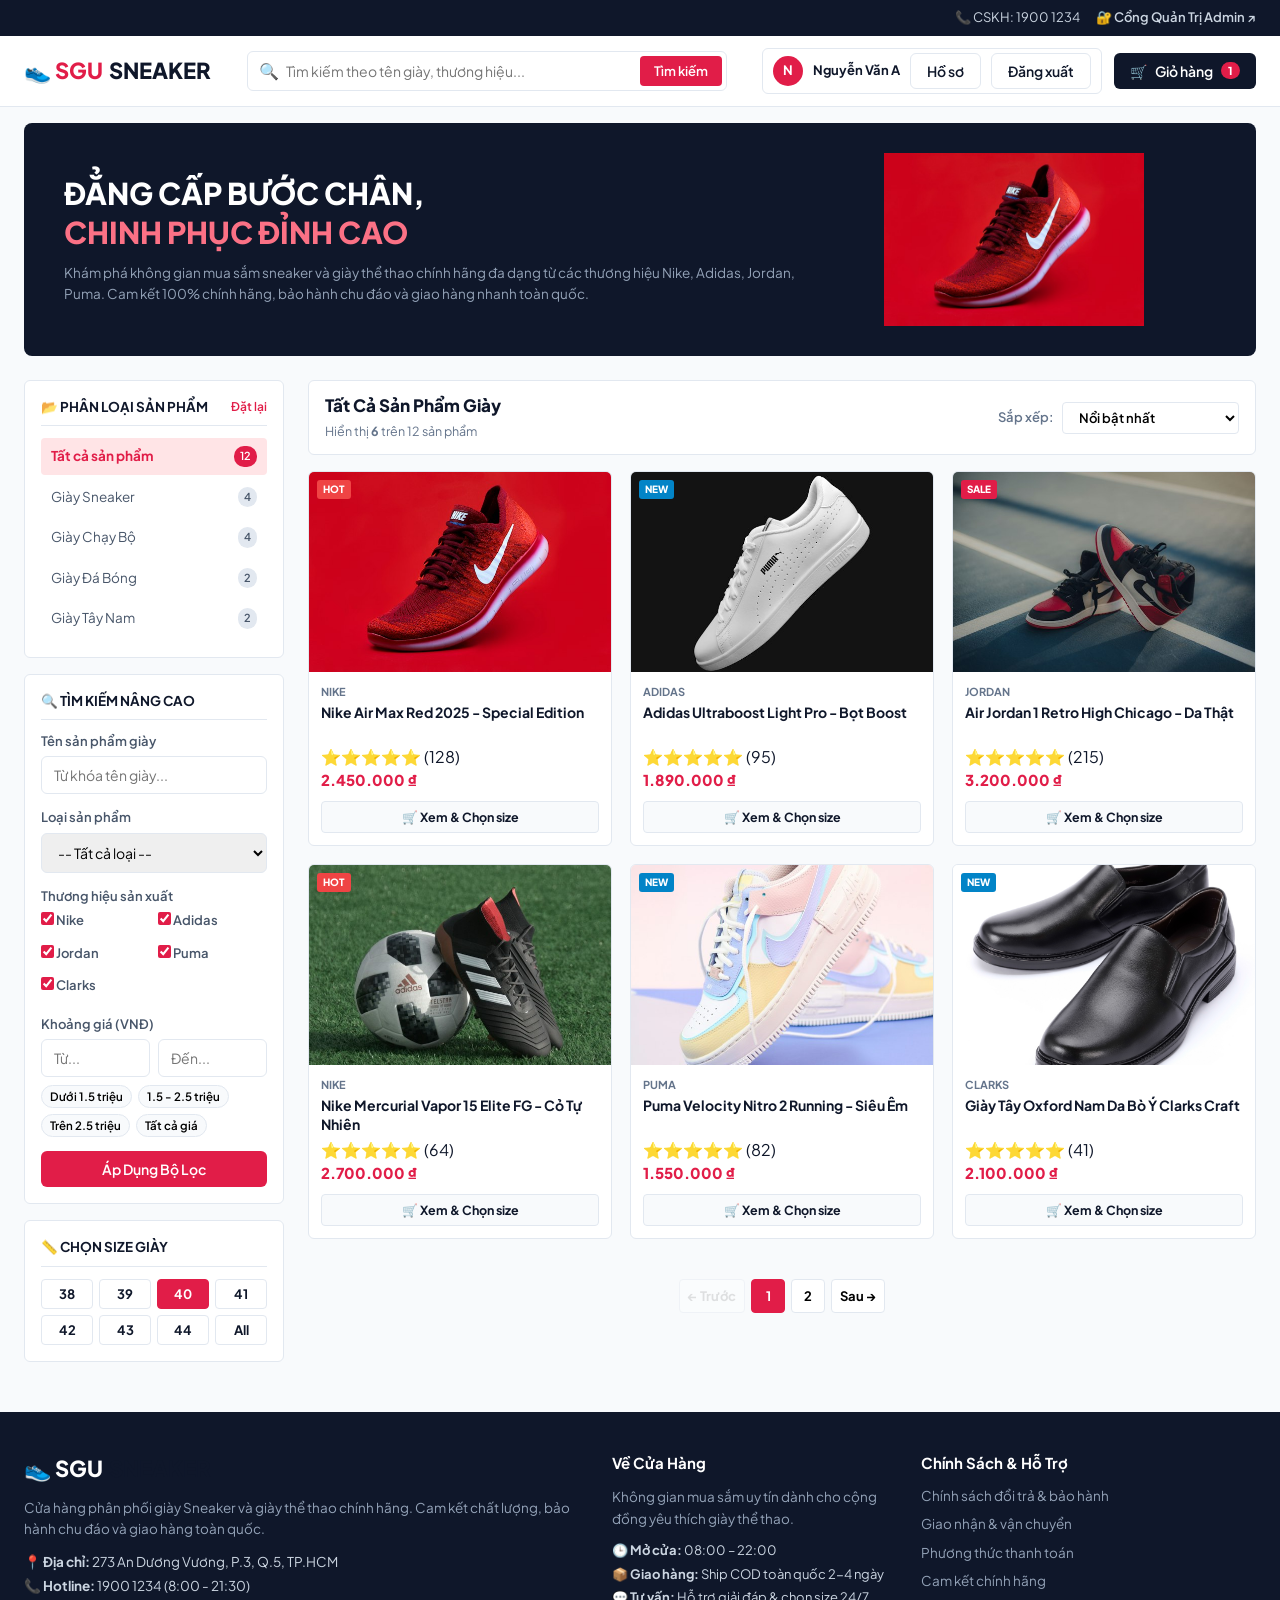
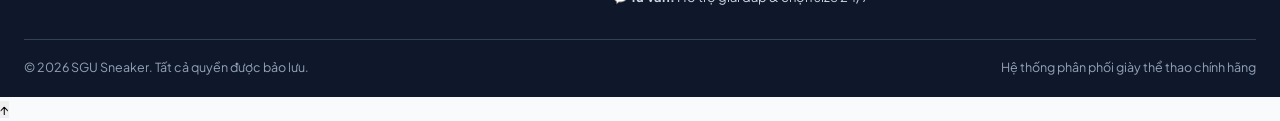
<file: index.html>
<!DOCTYPE html>
<html lang="vi">
<head>
    <meta charset="UTF-8">
    <meta name="viewport" content="width=device-width, initial-scale=1.0">
    <title>SGU SNEAKER - Cửa Hàng Giày Thể Thao Chính Hãng</title>
    <!-- Google Font chuẩn -->
    <link rel="preconnect" href="https://fonts.googleapis.com">
    <link rel="preconnect" href="https://fonts.gstatic.com" crossorigin>
    <link href="https://fonts.googleapis.com/css2?family=Plus+Jakarta+Sans:wght@400;500;600;700;800&display=swap" rel="stylesheet">
    <!-- CSS Dùng Chung & CSS Trang Chủ Tối Giản -->
    <link rel="stylesheet" href="./assets/css/common.css">
    <link rel="stylesheet" href="./assets/css/index.css">
</head>
<body>

    <!-- KHUNG CHỨA THÔNG BÁO TOAST -->
    <div id="toast-container"></div>

    <!-- 1. THANH THÔNG BÁO TRÊN CÙNG -->
    <div class="promo-bar">
        <div class="promo-bar-right">
            <span>📞 CSKH: 1900 1234</span>
            <a href="admin.html">🔐 Cổng Quản Trị Admin ↗</a>
        </div>
    </div>

    <!-- 2. HEADER: LOGO, TÌM KIẾM, TÀI KHOẢN, GIỎ HÀNG -->
    <header>
        <div class="header-container">
            <a href="index.html" class="logo">
                👟 SGU<span>SNEAKER</span>
            </a>

            <!-- Thanh tìm kiếm cơ bản -->
            <div class="basic-search">
                <span class="search-icon-left">🔍</span>
                <input type="text" id="basic-search-input" placeholder="Tìm kiếm theo tên giày, thương hiệu..." autocomplete="off" onkeyup="if(event.key==='Enter') handleBasicSearch()">
                <button type="button" onclick="handleBasicSearch()">Tìm kiếm</button>
            </div>

            <!-- Khu vực tài khoản và giỏ hàng -->
            <div class="header-actions">
                <!-- Khi chưa đăng nhập -->
                <div id="user-guest">
                    <button class="btn-outline" onclick="openModal('modal-login')">Đăng nhập</button>
                    <button class="btn-primary" onclick="openModal('modal-register')">Đăng ký</button>
                </div>

                <!-- Khi đã đăng nhập -->
                <div id="user-logged-in">
                    <div class="user-avatar" id="avatar-initial">A</div>
                    <span class="user-name" id="display-username">Khách hàng</span>
                    <button class="btn-outline" onclick="openModal('modal-profile')">Hồ sơ</button>
                    <button class="btn-outline" onclick="handleLogout()">Đăng xuất</button>
                </div>

                <!-- Nút giỏ hàng -->
                <button class="cart-btn" onclick="goToCart()">
                    🛒 <span>Giỏ hàng</span>
                    <span class="cart-badge" id="cart-count">0</span>
                </button>
            </div>
        </div>
    </header>

    <!-- 3. BANNER QUẢNG CÁO (HERO BANNER) -->
    <div class="hero-banner">
        <div class="hero-inner">
            <div>
                <h1 class="hero-title">ĐẲNG CẤP BƯỚC CHÂN,<br><span>CHINH PHỤC ĐỈNH CAO</span></h1>
                <p class="hero-desc">
                    Khám phá không gian mua sắm sneaker và giày thể thao chính hãng đa dạng từ các thương hiệu Nike, Adidas, Jordan, Puma. Cam kết 100% chính hãng, bảo hành chu đáo và giao hàng nhanh toàn quốc.
                </p>
            </div>
            <div class="hero-banner-shoe">
                <img src="./assets/images/hero-shoe.jpg" alt="Nike Hero Shoe">
            </div>
        </div>
    </div>

    <!-- 4. NỘI DUNG CHÍNH (BỐ CỤC 2 CỘT) -->
    <main class="main-container">
        <!-- CỘT TRÁI: CÁC KHỐI BỘ LỌC -->
        <aside class="sidebar">
            <!-- Bộ lọc 1: Phân loại danh mục -->
            <div class="filter-card">
                <div class="filter-header">
                    <span class="filter-title">📂 PHÂN LOẠI SẢN PHẨM</span>
                    <button class="btn-reset-filters" onclick="resetAllFilters()">Đặt lại</button>
                </div>
                <ul class="category-list" id="category-menu">
                    <li class="category-item active" data-cat="Tất cả" onclick="filterByCategory('Tất cả', this)">
                        <span>Tất cả sản phẩm</span>
                        <span class="cat-badge" id="count-all">12</span>
                    </li>
                    <li class="category-item" data-cat="Sneaker" onclick="filterByCategory('Giày Sneaker', this)">
                        <span>Giày Sneaker</span>
                        <span class="cat-badge">4</span>
                    </li>
                    <li class="category-item" data-cat="Running" onclick="filterByCategory('Giày Chạy Bộ', this)">
                        <span>Giày Chạy Bộ</span>
                        <span class="cat-badge">4</span>
                    </li>
                    <li class="category-item" data-cat="Football" onclick="filterByCategory('Giày Đá Bóng', this)">
                        <span>Giày Đá Bóng</span>
                        <span class="cat-badge">2</span>
                    </li>
                    <li class="category-item" data-cat="Classic" onclick="filterByCategory('Giày Tây Nam', this)">
                        <span>Giày Tây Da Bò</span>
                        <span class="cat-badge">2</span>
                    </li>
                </ul>
            </div>

            <!-- Bộ lọc 2: Tìm kiếm kết hợp đa tiêu chí -->
            <div class="filter-card">
                <div class="filter-header">
                    <span class="filter-title">🔍 TÌM KIẾM NÂNG CAO</span>
                </div>
                <div class="form-group">
                    <label>Tên sản phẩm giày</label>
                    <input type="text" id="adv-name" class="form-control" placeholder="Từ khóa tên giày...">
                </div>
                <div class="form-group">
                    <label>Loại sản phẩm</label>
                    <select id="adv-category" class="form-control">
                        <option value="Tất cả">-- Tất cả loại --</option>
                        <option value="Giày Sneaker">Giày Sneaker</option>
                        <option value="Giày Chạy Bộ">Giày Chạy Bộ</option>
                        <option value="Giày Đá Bóng">Giày Đá Bóng</option>
                        <option value="Giày Tây Nam">Giày Tây Nam</option>
                    </select>
                </div>
                <div class="form-group">
                    <label>Thương hiệu sản xuất</label>
                    <div class="brand-list" id="brand-filter-list">
                        <label class="brand-label"><input type="checkbox" name="brand" value="Nike" checked onchange="applyFilters()"> Nike</label>
                        <label class="brand-label"><input type="checkbox" name="brand" value="Adidas" checked onchange="applyFilters()"> Adidas</label>
                        <label class="brand-label"><input type="checkbox" name="brand" value="Jordan" checked onchange="applyFilters()"> Jordan</label>
                        <label class="brand-label"><input type="checkbox" name="brand" value="Puma" checked onchange="applyFilters()"> Puma</label>
                        <label class="brand-label"><input type="checkbox" name="brand" value="Clarks" checked onchange="applyFilters()"> Clarks</label>
                    </div>
                </div>
                <div class="form-group">
                    <label>Khoảng giá (VNĐ)</label>
                    <div class="price-range-inputs">
                        <input type="number" id="adv-min-price" class="form-control" placeholder="Từ...">
                        <input type="number" id="adv-max-price" class="form-control" placeholder="Đến...">
                    </div>
                    <!-- Nút chọn nhanh khoảng giá -->
                    <div class="quick-price-chips" id="quick-price-chips">
                        <button type="button" class="price-chip" onclick="setQuickPriceRange(0, 1500000, this)">Dưới 1.5 triệu</button>
                        <button type="button" class="price-chip" onclick="setQuickPriceRange(1500000, 2500000, this)">1.5 - 2.5 triệu</button>
                        <button type="button" class="price-chip" onclick="setQuickPriceRange(2500000, 999999999, this)">Trên 2.5 triệu</button>
                        <button type="button" class="price-chip" onclick="setQuickPriceRange(null, null, this)">Tất cả giá</button>
                    </div>
                </div>
                <button class="btn-primary" style="width: 100%;" onclick="applyFilters()">
                    Áp Dụng Bộ Lọc
                </button>
            </div>

            <!-- Bộ lọc 3: Chọn size giày -->
            <div class="filter-card">
                <div class="filter-header">
                    <span class="filter-title">📏 CHỌN SIZE GIÀY</span>
                </div>
                <div class="size-grid">
                    <button class="size-chip" onclick="toggleSizeFilter(this, 38)">38</button>
                    <button class="size-chip" onclick="toggleSizeFilter(this, 39)">39</button>
                    <button class="size-chip selected" onclick="toggleSizeFilter(this, 40)">40</button>
                    <button class="size-chip" onclick="toggleSizeFilter(this, 41)">41</button>
                    <button class="size-chip" onclick="toggleSizeFilter(this, 42)">42</button>
                    <button class="size-chip" onclick="toggleSizeFilter(this, 43)">43</button>
                    <button class="size-chip" onclick="toggleSizeFilter(this, 44)">44</button>
                    <button class="size-chip" onclick="toggleSizeFilter(this, 'ALL')">All</button>
                </div>
            </div>
        </aside>

        <!-- CỘT PHẢI: LƯỚI SẢN PHẨM & THANH SẮP XẾP -->
        <section class="products-view">
            <!-- Thanh điều khiển sắp xếp -->
            <div class="control-bar">
                <div class="view-title">
                    <h2 id="current-view-title">Tất Cả Sản Phẩm Giày</h2>
                    <span id="product-count-label">Hiển thị <strong id="visible-count">6</strong> trên 12 sản phẩm</span>
                </div>
                <div style="display: flex; align-items: center; gap: 8px;">
                    <label style="font-size: 13px; font-weight: 600; color: var(--gray);">Sắp xếp:</label>
                    <select class="sort-select" id="sort-order" onchange="handleSortChange()">
                        <option value="featured">Nổi bật nhất</option>
                        <option value="price-asc">Giá: Thấp đến Cao ↑</option>
                        <option value="price-desc">Giá: Cao đến Thấp ↓</option>
                        <option value="rating">Đánh giá cao nhất ⭐</option>
                        <option value="name-asc">Tên: A đến Z</option>
                    </select>
                </div>
            </div>

            <!-- Lưới hiển thị danh sách sản phẩm giày (Render bằng JavaScript) -->
            <div class="product-grid" id="product-grid"></div>

            <!-- Nút phân trang -->
            <div class="pagination-container" id="pagination-box"></div>
        </section>
    </main>

    <!-- 5. CÁC HỘP THOẠI MODAL (ĐĂNG NHẬP / ĐĂNG KÝ / HỒ SƠ) -->
    <!-- Modal 1: Đăng nhập -->
    <div class="modal-overlay" id="modal-login">
        <div class="modal-box">
            <button class="close-modal" onclick="closeModal('modal-login')">✕</button>
            <h2 style="font-size: 20px; font-weight: 800; margin-bottom: 6px;">Đăng Nhập Khách Hàng</h2>
            <p style="font-size: 13px; color: var(--gray); margin-bottom: 18px;">Vui lòng đăng nhập để sử dụng đầy đủ chức năng giỏ hàng.</p>

            <div class="form-group">
                <label>Email hoặc Tên đăng nhập</label>
                <input type="text" id="login-username" class="form-control" value="nguyenvana@gmail.com">
            </div>
            <div class="form-group">
                <label>Mật khẩu</label>
                <input type="password" id="login-password" class="form-control" value="123456">
            </div>
            <button class="btn-primary" style="width: 100%; margin-top: 8px;" onclick="handleLogin()">
                Đăng Nhập Tài Khoản →
            </button>
            <div style="text-align: center; margin-top: 14px; font-size: 13px; color: var(--gray);">
                Chưa có tài khoản? <a href="javascript:void(0)" style="color: var(--primary); font-weight: 700;" onclick="closeModal('modal-login'); openModal('modal-register')">Đăng ký ngay</a>
            </div>
        </div>
    </div>

    <!-- Modal 2: Đăng ký -->
    <div class="modal-overlay" id="modal-register">
        <div class="modal-box">
            <button class="close-modal" onclick="closeModal('modal-register')">✕</button>
            <h2 style="font-size: 20px; font-weight: 800; margin-bottom: 6px;">Đăng Ký Tài Khoản Mới</h2>
            <p style="font-size: 13px; color: var(--gray); margin-bottom: 18px;">Tạo tài khoản thành viên để nhận ưu đãi mua hàng.</p>

            <div class="form-group">
                <label>Họ và tên đầy đủ *</label>
                <input type="text" id="reg-fullname" class="form-control" placeholder="Nhập họ và tên...">
            </div>
            <div class="form-group">
                <label>Email liên hệ *</label>
                <input type="email" id="reg-email" class="form-control" placeholder="user@gmail.com...">
            </div>
            <div class="form-group">
                <label>Số điện thoại *</label>
                <input type="tel" id="reg-phone" class="form-control" placeholder="Nhập số điện thoại...">
            </div>
            <div class="form-group">
                <label>Địa chỉ nhận hàng *</label>
                <input type="text" id="reg-address" class="form-control" placeholder="Nhập địa chỉ nhận hàng...">
            </div>
            <div class="form-group">
                <label>Mật khẩu đăng nhập *</label>
                <input type="password" id="reg-password" class="form-control" placeholder="Tối thiểu 6 ký tự...">
            </div>
            <button class="btn-primary" style="width: 100%; margin-top: 8px;" onclick="handleRegister()">
                Hoàn Tất Đăng Ký →
            </button>
            <div style="text-align: center; margin-top: 14px; font-size: 13px; color: var(--gray);">
                Đã có tài khoản? <a href="javascript:void(0)" style="color: var(--primary); font-weight: 700;" onclick="closeModal('modal-register'); openModal('modal-login')">Đăng nhập tại đây</a>
            </div>
        </div>
    </div>

    <!-- Modal 3: Hồ sơ cá nhân -->
    <div class="modal-overlay" id="modal-profile">
        <div class="modal-box">
            <button class="close-modal" onclick="closeModal('modal-profile')">✕</button>
            <h2 style="font-size: 20px; font-weight: 800; margin-bottom: 6px;">Hồ Sơ Tài Khoản</h2>
            <p style="font-size: 13px; color: var(--gray); margin-bottom: 18px;">Xem và cập nhật thông tin cá nhân của bạn.</p>

            <div class="form-group">
                <label>Họ và tên</label>
                <input type="text" id="prof-name" class="form-control" value="Nguyễn Văn A">
            </div>
            <div class="form-group">
                <label>Email liên hệ</label>
                <input type="email" id="prof-email" class="form-control" value="nguyenvana@gmail.com">
            </div>
            <div class="form-group">
                <label>Số điện thoại</label>
                <input type="tel" id="prof-phone" class="form-control" value="0909123456">
            </div>
            <div class="form-group">
                <label>Địa chỉ nhận hàng</label>
                <input type="text" id="prof-address" class="form-control" value="273 An Dương Vương, P.3, Q.5, TP.HCM">
            </div>
            <button class="btn-primary" style="width: 100%;" onclick="handleUpdateProfile()">
                Lưu Thay Đổi Thông Tin
            </button>
        </div>
    </div>

    <!-- 6. CHÂN TRANG (FOOTER) -->
    <footer>
        <div class="footer-grid">
            <div class="footer-col">
                <div class="logo" style="margin-bottom: 12px; color: #ffffff;">
                    👟 SGU<span>SNEAKER</span>
                </div>
                <p style="line-height: 1.6; margin-bottom: 12px; color: #94a3b8;">
                    Cửa hàng phân phối giày Sneaker và giày thể thao chính hãng. Cam kết chất lượng, bảo hành chu đáo và giao hàng toàn quốc.
                </p>
                <p style="color: #cbd5e1; margin-bottom: 4px;">📍 <strong>Địa chỉ:</strong> 273 An Dương Vương, P.3, Q.5, TP.HCM</p>
                <p style="color: #cbd5e1;">📞 <strong>Hotline:</strong> 1900 1234 (8:00 - 21:30)</p>
            </div>
            <div class="footer-col">
                <h4>Về Cửa Hàng</h4>
                <p style="line-height: 1.6; margin-bottom: 10px; color: #94a3b8;">
                    Không gian mua sắm uy tín dành cho cộng đồng yêu thích giày thể thao.
                </p>
                <div style="color: #cbd5e1; font-size: 13px; line-height: 1.8;">
                    <div>🕒 <strong>Mở cửa:</strong> 08:00 – 22:00</div>
                    <div>📦 <strong>Giao hàng:</strong> Ship COD toàn quốc 2-4 ngày</div>
                    <div>💬 <strong>Tư vấn:</strong> Hỗ trợ giải đáp & chọn size 24/7</div>
                </div>
            </div>
            <div class="footer-col">
                <h4>Chính Sách & Hỗ Trợ</h4>
                <ul>
                    <li><a href="javascript:void(0)" onclick="showToast('Đổi trả miễn phí trong 7 ngày nếu lỗi từ NSX!', 'info')">Chính sách đổi trả & bảo hành</a></li>
                    <li><a href="javascript:void(0)" onclick="showToast('Miễn phí giao hàng toàn quốc cho mọi đơn hàng!', 'info')">Giao nhận & vận chuyển</a></li>
                    <li><a href="javascript:void(0)" onclick="showToast('Hỗ trợ thanh toán COD hoặc chuyển khoản VietQR!', 'info')">Phương thức thanh toán</a></li>
                    <li><a href="javascript:void(0)" onclick="showToast('Cam kết 100% sản phẩm chính hãng!', 'info')">Cam kết chính hãng</a></li>
                </ul>
            </div>
        </div>
        <div class="footer-bottom">
            <div>© 2026 SGU Sneaker. Tất cả quyền được bảo lưu.</div>
            <div>Hệ thống phân phối giày thể thao chính hãng</div>
        </div>
    </footer>

    <!-- JAVASCRIPT XỬ LÝ -->
    <script src="./assets/js/init-data.js"></script>
    <script src="./assets/js/index.js"></script>
</body>
</html>
</file>
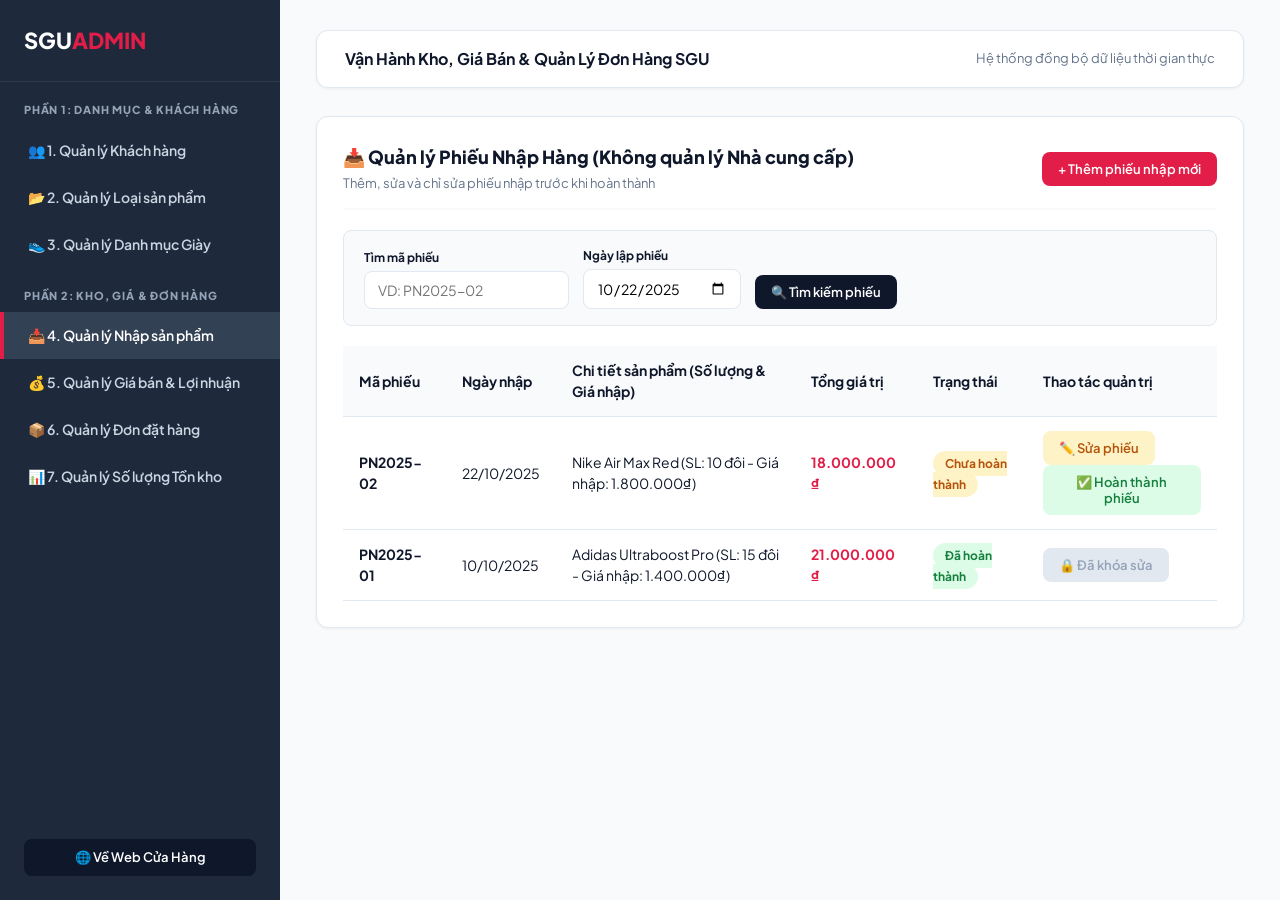
<file: admin-operations.html>
<!DOCTYPE html>
<html lang="vi">
<head>
    <meta charset="UTF-8">
    <meta name="viewport" content="width=device-width, initial-scale=1.0">
    <title>Admin SGU SNEAKER - Vận Hành Kho, Giá Bán & Đơn Hàng</title>
    <!-- Google Fonts -->
    <link rel="preconnect" href="https://fonts.googleapis.com">
    <link rel="preconnect" href="https://fonts.gstatic.com" crossorigin>
    <link href="https://fonts.googleapis.com/css2?family=Plus+Jakarta+Sans:wght@400;500;600;700;800&display=swap" rel="stylesheet">
    <style>
        :root {
            --primary: #e11d48;
            --primary-hover: #be123c;
            --primary-light: #ffe4e6;
            --dark: #0f172a;
            --sidebar-bg: #1e293b;
            --sidebar-hover: #334155;
            --light: #f8fafc;
            --card-bg: #ffffff;
            --gray: #64748b;
            --border: #e2e8f0;
            --success: #10b981;
            --warning: #f59e0b;
            --danger: #ef4444;
            --info: #3b82f6;
            --shadow-sm: 0 1px 3px rgba(0,0,0,0.06);
            --shadow-md: 0 4px 12px rgba(0,0,0,0.06);
            --radius-sm: 8px;
            --radius-md: 12px;
        }

        * {
            box-sizing: border-box;
            margin: 0;
            padding: 0;
            font-family: 'Plus Jakarta Sans', -apple-system, BlinkMacSystemFont, 'Segoe UI', Roboto, sans-serif;
        }

        body { background: var(--light); color: var(--dark); line-height: 1.5; }
        a { text-decoration: none; color: inherit; }
        button { cursor: pointer; border: none; outline: none; transition: 0.2s; }

        .admin-layout {
            display: grid;
            grid-template-columns: 280px 1fr;
            min-height: 100vh;
        }

        /* SIDEBAR */
        .sidebar {
            background: var(--sidebar-bg);
            color: #fff;
            padding: 24px 0;
            display: flex;
            flex-direction: column;
            justify-content: space-between;
        }
        .brand {
            padding: 0 24px 24px;
            border-bottom: 1px solid rgba(255,255,255,0.08);
            font-size: 22px;
            font-weight: 800;
        }
        .brand span { color: var(--primary); }
        .menu-group-title {
            padding: 20px 24px 8px;
            font-size: 11px;
            text-transform: uppercase;
            color: #94a3b8;
            font-weight: 800;
            letter-spacing: 0.8px;
        }
        .menu-item {
            display: flex;
            align-items: center;
            gap: 12px;
            padding: 13px 24px;
            color: #cbd5e1;
            font-size: 14px;
            font-weight: 600;
            border-left: 4px solid transparent;
            cursor: pointer;
            transition: all 0.2s;
        }
        .menu-item:hover, .menu-item.active {
            background: var(--sidebar-hover);
            color: #fff;
            border-left-color: var(--primary);
        }

        /* MAIN CONTENT */
        .main-content { padding: 30px 36px; }
        .top-bar {
            background: #fff;
            padding: 16px 28px;
            border-radius: var(--radius-md);
            border: 1px solid var(--border);
            display: flex;
            justify-content: space-between;
            align-items: center;
            margin-bottom: 28px;
            box-shadow: var(--shadow-sm);
        }
        .card-box {
            background: #fff;
            border-radius: var(--radius-md);
            border: 1px solid var(--border);
            padding: 26px;
            margin-bottom: 28px;
            box-shadow: var(--shadow-sm);
        }
        .card-header {
            display: flex;
            justify-content: space-between;
            align-items: center;
            margin-bottom: 20px;
            padding-bottom: 14px;
            border-bottom: 2px solid var(--light);
        }
        .card-header h3 { font-size: 18px; font-weight: 800; color: var(--dark); }

        /* BUTTONS */
        .btn {
            padding: 9px 16px;
            border-radius: var(--radius-sm);
            font-weight: 600;
            font-size: 13px;
            display: inline-flex;
            align-items: center;
            gap: 6px;
        }
        .btn-primary { background: var(--primary); color: #fff; }
        .btn-primary:hover { background: var(--primary-hover); }
        .btn-dark { background: var(--dark); color: #fff; }
        .btn-warning { background: #fef3c7; color: #b45309; }
        .btn-success { background: #dcfce7; color: #15803d; }
        .btn-disabled { background: #e2e8f0; color: #94a3b8; cursor: not-allowed; }

        /* FILTER BARS */
        .filter-bar {
            display: flex;
            gap: 14px;
            background: #f8fafc;
            padding: 16px 20px;
            border-radius: var(--radius-sm);
            border: 1px solid var(--border);
            margin-bottom: 20px;
            align-items: end;
            flex-wrap: wrap;
        }
        .form-control {
            padding: 9px 13px;
            border: 1px solid var(--border);
            border-radius: var(--radius-sm);
            font-size: 14px;
        }
        .form-control:focus {
            border-color: var(--primary);
            outline: none;
            box-shadow: 0 0 0 3px rgba(225, 29, 72, 0.1);
        }

        /* TABLES */
        table { width: 100%; border-collapse: collapse; }
        th, td { padding: 14px 16px; text-align: left; border-bottom: 1px solid var(--border); font-size: 14px; }
        th { background: #f8fafc; font-weight: 700; color: var(--dark); }

        .badge { padding: 5px 12px; border-radius: 20px; font-size: 12px; font-weight: 700; }
        .badge-done { background: #dcfce7; color: #15803d; }
        .badge-pending { background: #fef3c7; color: #b45309; }
        .badge-danger { background: #fee2e2; color: #b91c1c; }
        .badge-info { background: #dbeafe; color: #1d4ed8; }

        /* TOAST */
        #toast-container {
            position: fixed;
            top: 24px;
            right: 24px;
            z-index: 9999;
            display: flex;
            flex-direction: column;
            gap: 10px;
            pointer-events: none;
        }
        .toast {
            pointer-events: auto;
            min-width: 320px;
            padding: 16px 20px;
            border-radius: var(--radius-md);
            background: #fff;
            color: var(--dark);
            box-shadow: 0 10px 30px rgba(0,0,0,0.15);
            display: flex;
            align-items: center;
            gap: 12px;
            border-left: 5px solid var(--primary);
            font-size: 14px;
            font-weight: 600;
            animation: slideIn 0.3s cubic-bezier(0.34, 1.56, 0.64, 1) forwards;
        }
        .toast.success { border-left-color: var(--success); }
        .toast.warning { border-left-color: var(--warning); }
        @keyframes slideIn { from { transform: translateX(100%); opacity: 0; } to { transform: translateX(0); opacity: 1; } }

        /* MODAL */
        .modal-overlay {
            position: fixed;
            top: 0; left: 0; right: 0; bottom: 0;
            background: rgba(15,23,42,0.65);
            backdrop-filter: blur(4px);
            display: none;
            align-items: center;
            justify-content: center;
            z-index: 1500;
        }
        .modal-box {
            background: #fff;
            width: 100%;
            max-width: 680px;
            border-radius: var(--radius-md);
            padding: 30px;
            box-shadow: 0 25px 50px -12px rgba(0,0,0,0.25);
        }
    </style>
</head>
<body>

    <div id="toast-container"></div>

    <div class="admin-layout">
        <!-- SIDEBAR MENU -->
        <aside class="sidebar">
            <div>
                <div class="brand">SGU<span>ADMIN</span></div>

                <div class="menu-group-title">Phần 1: Danh Mục & Khách Hàng</div>
                <a href="admin-catalog.html" class="menu-item">👥 1. Quản lý Khách hàng</a>
                <a href="admin-catalog.html" class="menu-item">📂 2. Quản lý Loại sản phẩm</a>
                <a href="admin-catalog.html" class="menu-item">👟 3. Quản lý Danh mục Giày</a>

                <div class="menu-group-title">Phần 2: Kho, Giá & Đơn Hàng</div>
                <div class="menu-item active" id="nav-imports" onclick="switchOpTab('tab-imports', this)">📥 4. Quản lý Nhập sản phẩm</div>
                <div class="menu-item" id="nav-pricing" onclick="switchOpTab('tab-pricing', this)">💰 5. Quản lý Giá bán & Lợi nhuận</div>
                <div class="menu-item" id="nav-orders" onclick="switchOpTab('tab-orders', this)">📦 6. Quản lý Đơn đặt hàng</div>
                <div class="menu-item" id="nav-inventory" onclick="switchOpTab('tab-inventory', this)">📊 7. Quản lý Số lượng Tồn kho</div>
            </div>

            <div style="padding: 0 24px;">
                <a href="index.html" class="btn btn-dark" style="display:block; text-align:center;">🌐 Về Web Cửa Hàng</a>
            </div>
        </aside>

        <!-- MAIN CONTENT AREA -->
        <main class="main-content">
            <div class="top-bar">
                <div><strong>Vận Hành Kho, Giá Bán & Quản Lý Đơn Hàng SGU</strong></div>
                <div style="font-size: 13px; color: var(--gray);">Hệ thống đồng bộ dữ liệu thời gian thực</div>
            </div>

            <!-- =========================================================
                 MỤC I.5: QUẢN LÝ NHẬP SẢN PHẨM (0.75đ)
                 ========================================================= -->
            <div id="tab-imports" class="op-tab" style="display: block;">
                <div class="card-box">
                    <div class="card-header">
                        <div>
                            <h3>📥 Quản lý Phiếu Nhập Hàng (Không quản lý Nhà cung cấp)</h3>
                            <span style="font-size: 13px; color: var(--gray);">Thêm, sửa và chỉ sửa phiếu nhập trước khi hoàn thành</span>
                        </div>
                        <button class="btn btn-primary" onclick="openImportModal('new')">+ Thêm phiếu nhập mới</button>
                    </div>

                    <!-- Tìm kiếm phiếu nhập -->
                    <div class="filter-bar">
                        <div>
                            <label style="font-size:12px; font-weight:700; display:block; margin-bottom:4px;">Tìm mã phiếu</label>
                            <input type="text" id="imp-search-code" class="form-control" placeholder="VD: PN2025-02">
                        </div>
                        <div>
                            <label style="font-size:12px; font-weight:700; display:block; margin-bottom:4px;">Ngày lập phiếu</label>
                            <input type="date" class="form-control" value="2025-10-22">
                        </div>
                        <button class="btn btn-dark" onclick="showToast('Đã lọc danh sách phiếu nhập hàng theo ngày!', 'success')">🔍 Tìm kiếm phiếu</button>
                    </div>

                    <table>
                        <thead>
                            <tr>
                                <th>Mã phiếu</th>
                                <th>Ngày nhập</th>
                                <th>Chi tiết sản phẩm (Số lượng & Giá nhập)</th>
                                <th>Tổng giá trị</th>
                                <th>Trạng thái</th>
                                <th>Thao tác quản trị</th>
                            </tr>
                        </thead>
                        <tbody>
                            <tr>
                                <td><strong>PN2025-02</strong></td>
                                <td>22/10/2025</td>
                                <td>Nike Air Max Red (SL: 10 đôi - Giá nhập: 1.800.000₫)</td>
                                <td><strong style="color:var(--primary);">18.000.000 ₫</strong></td>
                                <td><span class="badge badge-pending" id="imp-status-2">Chưa hoàn thành</span></td>
                                <td id="imp-actions-2">
                                    <button class="btn btn-warning" onclick="openImportModal('edit')">✏️ Sửa phiếu</button>
                                    <button class="btn btn-success" onclick="completeImport(2)">✅ Hoàn thành phiếu</button>
                                </td>
                            </tr>
                            <tr>
                                <td><strong>PN2025-01</strong></td>
                                <td>10/10/2025</td>
                                <td>Adidas Ultraboost Pro (SL: 15 đôi - Giá nhập: 1.400.000₫)</td>
                                <td><strong style="color:var(--primary);">21.000.000 ₫</strong></td>
                                <td><span class="badge badge-done">Đã hoàn thành</span></td>
                                <td>
                                    <button class="btn btn-disabled" disabled title="Phiếu đã hoàn thành không thể sửa">🔒 Đã khóa sửa</button>
                                </td>
                            </tr>
                        </tbody>
                    </table>
                </div>
            </div>

            <!-- =========================================================
                 MỤC I.6: QUẢN LÝ GIÁ BÁN & LỢI NHUẬN (0.50đ)
                 ========================================================= -->
            <div id="tab-pricing" class="op-tab" style="display: none;">
                <div class="card-box">
                    <div class="card-header">
                        <div>
                            <h3>💰 Quản lý Giá Bán & Thiết Lập Tỉ Lệ % Lợi Nhuận</h3>
                            <span style="font-size: 13px; color: var(--gray);">Giá bán tự động cập nhật = Giá vốn * (1 + % Lợi nhuận)</span>
                        </div>
                    </div>

                    <!-- Thiết lập % lợi nhuận theo loại -->
                    <div class="filter-bar">
                        <div>
                            <label style="font-size:12px; font-weight:700; display:block; margin-bottom:4px;">Áp dụng cho Phân loại</label>
                            <select class="form-control" id="bulk-cat-select">
                                <option>Giày Sneaker</option>
                                <option>Giày Chạy Bộ</option>
                                <option>Giày Đá Bóng</option>
                                <option>Giày Tây Nam</option>
                            </select>
                        </div>
                        <div>
                            <label style="font-size:12px; font-weight:700; display:block; margin-bottom:4px;">% Lợi nhuận mới</label>
                            <input type="number" id="bulk-percent-input" class="form-control" value="35" style="width:120px;">
                        </div>
                        <button class="btn btn-primary" onclick="applyBulkProfit()">Áp Dụng Cho Toàn Loại</button>
                    </div>

                    <!-- Bảng tra cứu giá vốn, % lợi nhuận, giá bán -->
                    <table>
                        <thead>
                            <tr>
                                <th>Mã SP</th>
                                <th>Tên sản phẩm giày</th>
                                <th>Phân loại</th>
                                <th>Giá vốn (Giá nhập)</th>
                                <th>Tỉ lệ % Lợi nhuận</th>
                                <th>Giá bán ra (Tự động tính)</th>
                                <th>Cập nhật</th>
                            </tr>
                        </thead>
                        <tbody>
                            <tr>
                                <td><strong>SP001</strong></td>
                                <td><strong>Nike Air Max Red 2025</strong></td>
                                <td>Giày Sneaker</td>
                                <td>1.800.000 ₫</td>
                                <td><input type="number" class="form-control" value="36" style="width:85px; display:inline-block;" oninput="calcPrice(this, 1800000, 'sell-1')"> %</td>
                                <td><strong style="color:var(--primary); font-size:16px;" id="sell-1">2.448.000 ₫</strong></td>
                                <td><button class="btn btn-primary" onclick="showToast('Đã lưu giá bán mới cho SP001!', 'success')">Lưu</button></td>
                            </tr>
                            <tr>
                                <td><strong>SP002</strong></td>
                                <td><strong>Adidas Ultraboost Light Pro</strong></td>
                                <td>Giày Chạy Bộ</td>
                                <td>1.400.000 ₫</td>
                                <td><input type="number" class="form-control" value="35" style="width:85px; display:inline-block;" oninput="calcPrice(this, 1400000, 'sell-2')"> %</td>
                                <td><strong style="color:var(--primary); font-size:16px;" id="sell-2">1.890.000 ₫</strong></td>
                                <td><button class="btn btn-primary" onclick="showToast('Đã lưu giá bán mới cho SP002!', 'success')">Lưu</button></td>
                            </tr>
                            <tr>
                                <td><strong>SP003</strong></td>
                                <td><strong>Air Jordan 1 Retro High</strong></td>
                                <td>Giày Sneaker</td>
                                <td>2.400.000 ₫</td>
                                <td><input type="number" class="form-control" value="33" style="width:85px; display:inline-block;" oninput="calcPrice(this, 2400000, 'sell-3')"> %</td>
                                <td><strong style="color:var(--primary); font-size:16px;" id="sell-3">3.192.000 ₫</strong></td>
                                <td><button class="btn btn-primary" onclick="showToast('Đã lưu giá bán mới cho SP003!', 'success')">Lưu</button></td>
                            </tr>
                        </tbody>
                    </table>
                </div>
            </div>

            <!-- =========================================================
                 MỤC I.7: QUẢN LÝ ĐƠN ĐẶT HÀNG (0.50đ)
                 ========================================================= -->
            <div id="tab-orders" class="op-tab" style="display: none;">
                <div class="card-box">
                    <div class="card-header">
                        <div>
                            <h3>📦 Quản lý & Cập Nhật Tình Trạng Đơn Đặt Hàng</h3>
                            <span style="font-size: 13px; color: var(--gray);">Đồng bộ đơn hàng từ giỏ hàng của khách hàng (Mới đặt, Đã xử lý, Đã giao, Hủy)</span>
                        </div>
                    </div>

                    <!-- Tra cứu theo thời gian & tình trạng -->
                    <div class="filter-bar">
                        <div>
                            <label style="font-size:12px; font-weight:700; display:block; margin-bottom:4px;">Từ ngày đặt</label>
                            <input type="date" class="form-control" value="2025-10-01">
                        </div>
                        <div>
                            <label style="font-size:12px; font-weight:700; display:block; margin-bottom:4px;">Đến ngày đặt</label>
                            <input type="date" class="form-control" value="2025-10-31">
                        </div>
                        <div>
                            <label style="font-size:12px; font-weight:700; display:block; margin-bottom:4px;">Tình trạng đơn</label>
                            <select class="form-control" id="order-filter-status" onchange="filterAdminOrders()">
                                <option value="ALL">-- Tất cả tình trạng --</option>
                                <option value="Mới đặt">Mới đặt</option>
                                <option value="Đã xử lý">Đã xử lý</option>
                                <option value="Đã giao">Đã giao</option>
                                <option value="Hủy">Hủy</option>
                            </select>
                        </div>
                        <button class="btn btn-dark" onclick="filterAdminOrders()">🔍 Lọc đơn hàng</button>
                    </div>

                    <table>
                        <thead>
                            <tr>
                                <th>Mã đơn</th>
                                <th>Khách hàng</th>
                                <th>Ngày đặt</th>
                                <th>Tổng tiền</th>
                                <th>Tình trạng hiện tại</th>
                                <th>Cập nhật trạng thái & Chi tiết</th>
                            </tr>
                        </thead>
                        <tbody id="admin-orders-table">
                            <!-- JS tự render đơn hàng động từ LocalStorage -->
                        </tbody>
                    </table>
                </div>
            </div>

            <!-- =========================================================
                 MỤC I.8: QUẢN LÝ SỐ LƯỢNG TỒN KHO & CẢNH BÁO (0.75đ)
                 ========================================================= -->
            <div id="tab-inventory" class="op-tab" style="display: none;">
                <!-- CẢNH BÁO SẮP HẾT HÀNG (Mục I.8) -->
                <div style="background: #fff1f2; border: 1.5px solid #fda4af; color: #9f1239; padding: 18px 24px; border-radius: 12px; margin-bottom: 24px;">
                    <div style="display: flex; align-items: center; gap: 10px; font-weight: 800; font-size: 15px;">
                        <span>⚠️ CẢNH BÁO TỒN KHO: CÓ SẢN PHẨM SẮP HẾT HÀNG (&lt; 5 ĐÔI)</span>
                    </div>
                    <p style="font-size: 13.5px; margin-top: 6px; line-height: 1.5;">
                        • <strong>SP003 - Air Jordan 1 Retro High</strong> hiện chỉ còn <strong>2 đôi</strong> trong kho!<br>
                        • <strong>SP004 - Nike Mercurial Vapor 15</strong> hiện chỉ còn <strong>3 đôi</strong> trong kho!<br>
                        👉 <em>Vui lòng lập thêm phiếu nhập hàng mới ở mục <strong>Quản lý nhập sản phẩm</strong> để đảm bảo cung ứng.</em>
                    </p>
                </div>

                <div class="card-box">
                    <div class="card-header">
                        <div>
                            <h3>📊 Báo Cáo Tra Cứu Nhập – Xuất – Tồn Kho</h3>
                            <span style="font-size: 13px; color: var(--gray);">Theo dõi biến động xuất nhập tồn của từng mẫu giày theo thời gian</span>
                        </div>
                    </div>

                    <div class="filter-bar">
                        <div>
                            <label style="font-size:12px; font-weight:700; display:block; margin-bottom:4px;">Chọn loại giày</label>
                            <select class="form-control">
                                <option>-- Tất cả phân loại --</option>
                                <option>Giày Sneaker</option>
                                <option>Giày Chạy Bộ</option>
                                <option>Giày Đá Bóng</option>
                                <option>Giày Tây Nam</option>
                            </select>
                        </div>
                        <div>
                            <label style="font-size:12px; font-weight:700; display:block; margin-bottom:4px;">Từ ngày</label>
                            <input type="date" class="form-control" value="2025-10-01">
                        </div>
                        <div>
                            <label style="font-size:12px; font-weight:700; display:block; margin-bottom:4px;">Đến ngày</label>
                            <input type="date" class="form-control" value="2025-10-31">
                        </div>
                        <button class="btn btn-primary" onclick="showToast('Đã kết xuất báo cáo Nhập - Xuất - Tồn kho!', 'success')">Xuất Báo Cáo</button>
                    </div>

                    <table>
                        <thead>
                            <tr>
                                <th>Mã SP</th>
                                <th>Tên sản phẩm giày</th>
                                <th>Phân loại</th>
                                <th>Tồn đầu kỳ</th>
                                <th>SL Nhập (+)</th>
                                <th>SL Xuất / Bán (-)</th>
                                <th>Tồn hiện tại</th>
                                <th>Tình trạng</th>
                            </tr>
                        </thead>
                        <tbody>
                            <tr>
                                <td><strong>SP001</strong></td>
                                <td><strong>Nike Air Max Red 2025</strong></td>
                                <td>Giày Sneaker</td>
                                <td>10</td>
                                <td style="color:#10b981; font-weight:700;">+15</td>
                                <td style="color:#e11d48; font-weight:700;">-7</td>
                                <td><strong>18 đôi</strong></td>
                                <td><span class="badge badge-done">Đủ hàng</span></td>
                            </tr>
                            <tr>
                                <td><strong>SP002</strong></td>
                                <td><strong>Adidas Ultraboost Light Pro</strong></td>
                                <td>Giày Chạy Bộ</td>
                                <td>8</td>
                                <td style="color:#10b981; font-weight:700;">+15</td>
                                <td style="color:#e11d48; font-weight:700;">-9</td>
                                <td><strong>14 đôi</strong></td>
                                <td><span class="badge badge-done">Đủ hàng</span></td>
                            </tr>
                            <tr style="background: #fff1f2;">
                                <td><strong>SP003</strong></td>
                                <td><strong>Air Jordan 1 Retro High</strong></td>
                                <td>Giày Sneaker</td>
                                <td>5</td>
                                <td style="color:#10b981; font-weight:700;">+0</td>
                                <td style="color:#e11d48; font-weight:700;">-3</td>
                                <td><strong style="color:var(--primary); font-size:16px;">2 đôi</strong></td>
                                <td><span class="badge badge-danger">⚠️ Sắp hết hàng</span></td>
                            </tr>
                            <tr style="background: #fff1f2;">
                                <td><strong>SP004</strong></td>
                                <td><strong>Nike Mercurial Vapor 15</strong></td>
                                <td>Giày Đá Bóng</td>
                                <td>6</td>
                                <td style="color:#10b981; font-weight:700;">+0</td>
                                <td style="color:#e11d48; font-weight:700;">-3</td>
                                <td><strong style="color:var(--primary); font-size:16px;">3 đôi</strong></td>
                                <td><span class="badge badge-danger">⚠️ Sắp hết hàng</span></td>
                            </tr>
                        </tbody>
                    </table>
                </div>
            </div>
        </main>
    </div>

    <!-- MODAL THÊM / SỬA PHIẾU NHẬP HÀNG -->
    <div class="modal-overlay" id="modal-import">
        <div class="modal-box">
            <h3 id="modal-imp-title" style="margin-bottom: 16px; font-weight:800;">Thêm Phiếu Nhập Hàng</h3>
            <div style="margin-bottom: 14px;">
                <label style="font-size:13px; font-weight:600; display:block; margin-bottom:4px;">Ngày nhập hàng *</label>
                <input type="date" class="form-control" value="2025-10-24" style="width:100%;">
            </div>
            <p style="font-size:13px; font-weight:700; margin-bottom: 8px;">Danh sách sản phẩm nhập:</p>
            <table>
                <thead>
                    <tr>
                        <th>Sản phẩm giày</th>
                        <th>Giá nhập (VNĐ)</th>
                        <th>Số lượng</th>
                    </tr>
                </thead>
                <tbody>
                    <tr>
                        <td>
                            <select class="form-control">
                                <option>SP001 - Nike Air Max Red 2025</option>
                                <option>SP002 - Adidas Ultraboost Pro</option>
                                <option>SP003 - Air Jordan 1 Retro High</option>
                            </select>
                        </td>
                        <td><input type="number" class="form-control" value="1800000"></td>
                        <td><input type="number" class="form-control" value="10" style="width:80px;"></td>
                    </tr>
                </tbody>
            </table>
            <div style="display:flex; justify-content:flex-end; gap:12px; margin-top:24px;">
                <button class="btn btn-dark" onclick="closeModal('modal-import')">Đóng</button>
                <button class="btn btn-primary" onclick="showToast('Đã lưu phiếu nhập hàng ở trạng thái Chưa hoàn thành!', 'success'); closeModal('modal-import')">💾 Lưu phiếu tạm</button>
            </div>
        </div>
    </div>

    <!-- MODAL XEM CHI TIẾT ĐƠN HÀNG (Mục I.7) -->
    <div class="modal-overlay" id="modal-order-detail">
        <div class="modal-box">
            <h3 style="margin-bottom: 14px; font-weight:800;">Chi tiết đơn đặt hàng: <span id="ord-detail-id" style="color:var(--primary);">#DH2025-089</span></h3>
            <div style="background:#f8fafc; padding:16px; border-radius:8px; margin-bottom:18px; font-size:14px;">
                <p style="margin-bottom:4px;"><strong>Khách hàng:</strong> <span id="ord-detail-cust">Nguyễn Văn A</span></p>
                <p style="margin-bottom:4px;"><strong>Địa chỉ giao:</strong> <span id="ord-detail-addr">273 An Dương Vương, Q.5, TP.HCM</span></p>
                <p><strong>Phương thức:</strong> Tiền mặt khi nhận hàng (COD)</p>
            </div>
            <table>
                <thead>
                    <tr>
                        <th>Sản phẩm giày</th>
                        <th>Đơn giá</th>
                        <th>Số lượng</th>
                        <th>Thành tiền</th>
                    </tr>
                </thead>
                <tbody id="ord-detail-items">
                    <tr>
                        <td>Nike Air Max Red 2025 (Size 41)</td>
                        <td>2.450.000 ₫</td>
                        <td>1</td>
                        <td><strong>2.450.000 ₫</strong></td>
                    </tr>
                </tbody>
            </table>
            <div style="text-align:right; margin-top:18px; font-weight:800; color:var(--primary); font-size:18px;">
                Tổng tiền: <span id="ord-detail-total">2.450.000 ₫</span>
            </div>
            <div style="text-align:right; margin-top:20px;">
                <button class="btn btn-dark" onclick="closeModal('modal-order-detail')">Đóng cửa sổ</button>
            </div>
        </div>
    </div>

    <script>
        function showToast(msg, type = 'success') {
            const container = document.getElementById('toast-container');
            const toast = document.createElement('div');
            toast.className = `toast ${type}`;
            toast.innerHTML = `<span>${type === 'success' ? '✅' : '⚠️'}</span> <span>${msg}</span>`;
            container.appendChild(toast);
            setTimeout(() => {
                toast.style.animation = 'slideIn 0.3s ease reverse forwards';
                setTimeout(() => toast.remove(), 300);
            }, 3000);
        }

        function switchOpTab(tabId, navEl) {
            document.querySelectorAll('.op-tab').forEach(t => t.style.display = 'none');
            document.querySelectorAll('.menu-item').forEach(m => m.classList.remove('active'));
            document.getElementById(tabId).style.display = 'block';
            if (navEl) navEl.classList.add('active');
        }

        window.onload = function() {
            const hash = window.location.hash;
            if (hash === '#pricing') switchOpTab('tab-pricing', document.getElementById('nav-pricing'));
            if (hash === '#orders') switchOpTab('tab-orders', document.getElementById('nav-orders'));
            if (hash === '#inventory') switchOpTab('tab-inventory', document.getElementById('nav-inventory'));

            loadAdminOrders();
        };

        // NHẬP HÀNG: HOÀN THÀNH PHIẾU -> KHÓA SỬA
        function openImportModal(mode) {
            document.getElementById('modal-imp-title').innerText = (mode === 'edit') ? '✏️ Sửa Phiếu Nhập PN2025-02 (Chưa hoàn thành)' : '➕ Thêm Phiếu Nhập Hàng Mới';
            document.getElementById('modal-import').style.display = 'flex';
        }

        function completeImport(id) {
            if (confirm('Sau khi Hoàn thành phiếu nhập, bạn sẽ KHÔNG THỂ sửa phiếu này nữa. Xác nhận hoàn thành?')) {
                const badge = document.getElementById('imp-status-' + id);
                badge.innerText = 'Đã hoàn thành';
                badge.className = 'badge badge-done';
                document.getElementById('imp-actions-' + id).innerHTML = '<button class="btn btn-disabled" disabled>🔒 Đã khóa sửa</button>';
                showToast('Đã hoàn thành phiếu nhập hàng và khóa tính năng sửa!', 'success');
            }
        }

        // GIÁ BÁN & LỢI NHUẬN
        function calcPrice(input, cost, targetId) {
            const percent = parseFloat(input.value) || 0;
            const sellPrice = Math.round(cost * (1 + percent / 100));
            document.getElementById(targetId).innerText = sellPrice.toLocaleString('vi-VN') + ' ₫';
        }

        function applyBulkProfit() {
            const cat = document.getElementById('bulk-cat-select').value;
            const percent = document.getElementById('bulk-percent-input').value;
            showToast(`Đã cập nhật tỉ lệ lợi nhuận ${percent}% cho toàn bộ sản phẩm thuộc loại "${cat}"!`, 'success');
        }

        // QUẢN LÝ ĐƠN HÀNG TỪ LOCALSTORAGE (ĐỒNG BỘ 100% VỚI CART.HTML)
        let adminOrders = JSON.parse(localStorage.getItem('sgu_orders')) || [
            {
                id: '#DH2025-089',
                cust: 'Nguyễn Văn A',
                date: '24/10/2025',
                items: 'Nike Air Max Red (x1), Adidas Ultraboost (x1)',
                total: '4.340.000 ₫',
                status: 'Mới đặt',
                address: '273 An Dương Vương, Q.5, TP.HCM'
            },
            {
                id: '#DH2025-042',
                cust: 'Trần Thị Bích',
                date: '12/10/2025',
                items: 'Air Jordan 1 Retro High (x1)',
                total: '3.200.000 ₫',
                status: 'Đã giao',
                address: '120 Nguyễn Huệ, Q.1, TP.HCM'
            }
        ];

        function loadAdminOrders() {
            const table = document.getElementById('admin-orders-table');
            table.innerHTML = adminOrders.map((ord, idx) => `
                <tr data-status="${ord.status}">
                    <td><strong>${ord.id}</strong></td>
                    <td><strong>${ord.cust || 'Nguyễn Văn A'}</strong></td>
                    <td>${ord.date}</td>
                    <td><strong style="color:var(--primary);">${ord.total}</strong></td>
                    <td><span class="badge ${getBadgeClass(ord.status)}" id="adm-badge-${idx}">${ord.status}</span></td>
                    <td>
                        <select class="form-control" style="display:inline-block; width:135px;" onchange="changeOrderStatus(this, ${idx})">
                            <option value="Mới đặt" ${ord.status === 'Mới đặt' ? 'selected' : ''}>Mới đặt</option>
                            <option value="Đã xử lý" ${ord.status === 'Đã xử lý' ? 'selected' : ''}>Đã xử lý</option>
                            <option value="Đã giao" ${ord.status === 'Đã giao' ? 'selected' : ''}>Đã giao</option>
                            <option value="Hủy" ${ord.status === 'Hủy' ? 'selected' : ''}>Hủy</option>
                        </select>
                        <button class="btn btn-dark" style="margin-left:6px;" onclick="viewOrderDetail(${idx})">👁️ Chi tiết</button>
                    </td>
                </tr>
            `).join('');
        }

        function getBadgeClass(status) {
            if (status === 'Đã giao') return 'badge-done';
            if (status === 'Hủy') return 'badge-danger';
            if (status === 'Đã xử lý') return 'badge-pending';
            return 'badge-info';
        }

        function changeOrderStatus(selectEl, idx) {
            const val = selectEl.value;
            adminOrders[idx].status = val;
            localStorage.setItem('sgu_orders', JSON.stringify(adminOrders));
            const badge = document.getElementById('adm-badge-' + idx);
            badge.innerText = val;
            badge.className = 'badge ' + getBadgeClass(val);
            selectEl.closest('tr').dataset.status = val;
            showToast(`Đã cập nhật đơn ${adminOrders[idx].id} thành "${val}"!`, 'success');
        }

        function filterAdminOrders() {
            const filter = document.getElementById('order-filter-status').value;
            document.querySelectorAll('#admin-orders-table tr').forEach(row => {
                row.style.display = (filter === 'ALL' || row.dataset.status === filter) ? '' : 'none';
            });
        }

        function viewOrderDetail(idx) {
            const ord = adminOrders[idx];
            document.getElementById('ord-detail-id').innerText = ord.id;
            document.getElementById('ord-detail-cust').innerText = ord.cust || 'Nguyễn Văn A';
            document.getElementById('ord-detail-addr').innerText = ord.address || '273 An Dương Vương, Q.5, TP.HCM';
            document.getElementById('ord-detail-total').innerText = ord.total;
            document.getElementById('modal-order-detail').style.display = 'flex';
        }

        function closeModal(id) { document.getElementById(id).style.display = 'none'; }
    </script>
</body>
</html>
</file>
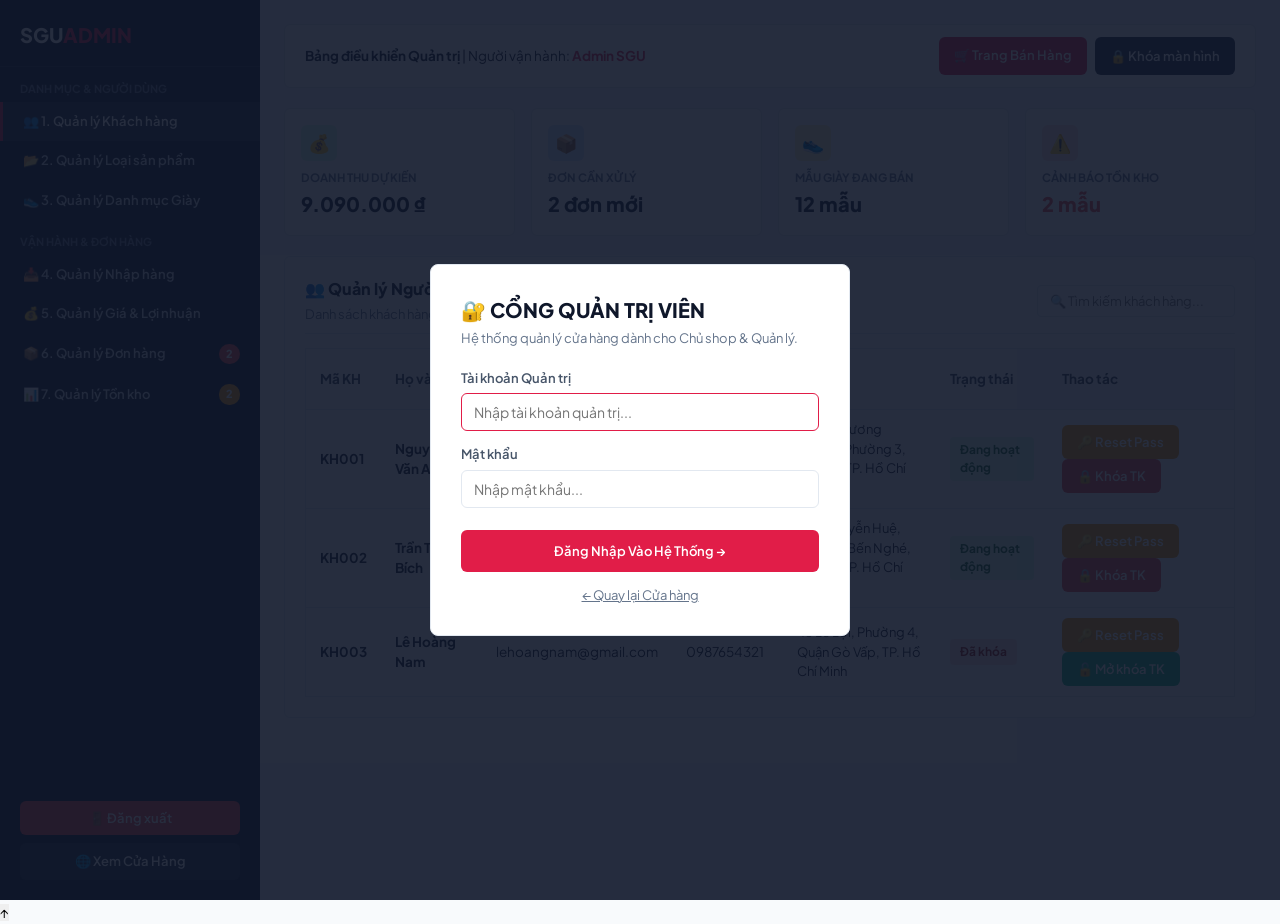
<file: admin.html>
<!DOCTYPE html>
<html lang="vi">
<head>
    <meta charset="UTF-8">
    <meta name="viewport" content="width=device-width, initial-scale=1.0">
    <title>Admin SGU SNEAKER - Hệ Thống Quản Trị Cửa Hàng</title>
    <!-- Google Fonts -->
    <link rel="preconnect" href="https://fonts.googleapis.com">
    <link rel="preconnect" href="https://fonts.gstatic.com" crossorigin>
    <link href="https://fonts.googleapis.com/css2?family=Plus+Jakarta+Sans:wght@400;500;600;700;800&display=swap" rel="stylesheet">
    <!-- CSS Dùng Chung & CSS Admin Tối Giản -->
    <link rel="stylesheet" href="./assets/css/common.css">
    <link rel="stylesheet" href="./assets/css/admin.css">
</head>
<body>

    <!-- THÔNG BÁO TOAST -->
    <div id="toast-container"></div>

    <!-- 1. MÀN HÌNH ĐĂNG NHẬP DÀNH RIÊNG CHO QUẢN TRỊ VIÊN -->
    <div id="admin-login-screen">
        <div class="login-card">
            <h2>🔐 CỔNG QUẢN TRỊ VIÊN</h2>
            <p>Hệ thống quản lý cửa hàng dành cho Chủ shop & Quản lý.</p>
            <div class="form-group">
                <label for="admin-user">Tài khoản Quản trị</label>
                <input type="text" id="admin-user" class="form-control" placeholder="Nhập tài khoản quản trị..." autocomplete="username" onkeydown="if(event.key==='Enter') document.getElementById('admin-pass').focus()">
            </div>
            <div class="form-group">
                <label for="admin-pass">Mật khẩu</label>
                <input type="password" id="admin-pass" class="form-control" placeholder="Nhập mật khẩu..." autocomplete="current-password" onkeydown="if(event.key==='Enter') loginAdmin()">
            </div>
            <button class="btn btn-primary" style="width: 100%; padding: 12px; margin-top: 8px;" onclick="loginAdmin()">
                Đăng Nhập Vào Hệ Thống →
            </button>
            <div style="margin-top: 14px; text-align: center; font-size: 13px;">
                <a href="index.html" style="text-decoration: underline; color: var(--gray);">← Quay lại Cửa hàng</a>
            </div>
        </div>
    </div>

    <!-- 2. BỐ CỤC CHÍNH DASHBOARD -->
    <div class="admin-layout">
        <!-- SIDEBAR MENU: 7 CHỨC NĂNG QUẢN TRỊ CHÍNH -->
        <aside class="sidebar">
            <div>
                <div class="brand">SGU<span>ADMIN</span></div>

                <div class="menu-group-title">Danh Mục & Người Dùng</div>
                <div class="menu-item active" id="nav-users" onclick="switchAdminTab('tab-users', this)">
                    👥 1. Quản lý Khách hàng
                </div>
                <div class="menu-item" id="nav-cats" onclick="switchAdminTab('tab-cats', this)">
                    📂 2. Quản lý Loại sản phẩm
                </div>
                <div class="menu-item" id="nav-prods" onclick="switchAdminTab('tab-prods', this)">
                    👟 3. Quản lý Danh mục Giày
                </div>

                <div class="menu-group-title">Vận Hành & Đơn Hàng</div>
                <div class="menu-item" id="nav-imports" onclick="switchAdminTab('tab-imports', this)">
                    📥 4. Quản lý Nhập hàng
                </div>
                <div class="menu-item" id="nav-pricing" onclick="switchAdminTab('tab-pricing', this)">
                    💰 5. Quản lý Giá & Lợi nhuận
                </div>
                <div class="menu-item" id="nav-orders" onclick="switchAdminTab('tab-orders', this)">
                    <span>📦 6. Quản lý Đơn hàng</span>
                    <span class="sidebar-badge danger" id="sidebar-order-count">0</span>
                </div>
                <div class="menu-item" id="nav-inventory" onclick="switchAdminTab('tab-inventory', this)">
                    <span>📊 7. Quản lý Tồn kho</span>
                    <span class="sidebar-badge warning" id="sidebar-alert-count">0</span>
                </div>
            </div>

            <div style="padding: 0 20px;">
                <button class="btn btn-danger" style="width: 100%; margin-bottom: 8px;" onclick="logoutAdmin()">🚪 Đăng xuất</button>
                <a href="index.html" class="btn btn-dark" style="display:block; text-align:center;">🌐 Xem Cửa Hàng</a>
            </div>
        </aside>

        <!-- NỘI DUNG CHÍNH (MAIN CONTENT) -->
        <main class="main-content">
            <!-- Thanh tiêu đề trên cùng -->
            <div class="top-bar">
                <div>
                    <strong>Bảng điều khiển Quản trị</strong> | Người vận hành: <span style="color: var(--primary); font-weight: 700;">Admin SGU</span>
                </div>
                <div style="display: flex; gap: 8px;">
                    <a href="index.html" class="btn btn-primary">🛒 Trang Bán Hàng</a>
                    <button class="btn btn-dark" onclick="lockAdminScreen()">🔒 Khóa màn hình</button>
                </div>
            </div>

            <!-- BỘ THẺ THỐNG KÊ KPI CON SỐ -->
            <div class="kpi-grid">
                <div class="kpi-card" onclick="switchAdminTab('tab-orders', document.getElementById('nav-orders'))">
                    <div class="kpi-icon revenue">💰</div>
                    <div class="kpi-title">Doanh Thu Dự Kiến</div>
                    <div class="kpi-val" id="kpi-revenue">0 ₫</div>
                </div>
                <div class="kpi-card" onclick="switchAdminTab('tab-orders', document.getElementById('nav-orders'))">
                    <div class="kpi-icon orders">📦</div>
                    <div class="kpi-title">Đơn Cần Xử Lý</div>
                    <div class="kpi-val" id="kpi-pending-orders" style="color:var(--info);">0 đơn</div>
                </div>
                <div class="kpi-card" onclick="switchAdminTab('tab-prods', document.getElementById('nav-prods'))">
                    <div class="kpi-icon products">👟</div>
                    <div class="kpi-title">Mẫu Giày Đang Bán</div>
                    <div class="kpi-val" id="kpi-total-prods">0 mẫu</div>
                </div>
                <div class="kpi-card" onclick="switchAdminTab('tab-inventory', document.getElementById('nav-inventory'))">
                    <div class="kpi-icon alert">⚠️</div>
                    <div class="kpi-title">Cảnh Báo Tồn Kho</div>
                    <div class="kpi-val" id="kpi-low-stock" style="color:var(--danger);">0 mẫu</div>
                </div>
            </div>

            <!-- TAB 1: QUẢN LÝ KHÁCH HÀNG -->
            <div id="tab-users" class="admin-tab" style="display: block;">
                <div class="card-box">
                    <div class="card-header">
                        <div>
                            <h3>👥 Quản lý Người dùng / Khách hàng</h3>
                            <span style="font-size: 13px; color: var(--gray);">Danh sách khách hàng, Reset mật khẩu và Khóa / Mở khóa tài khoản</span>
                        </div>
                        <div class="table-search-bar">
                            <input type="text" placeholder="🔍 Tìm kiếm khách hàng..." oninput="filterTableAsYouType(this, 'user-table-body')">
                        </div>
                    </div>
                    <div class="table-responsive">
                        <table class="table">
                            <thead>
                                <tr>
                                    <th>Mã KH</th>
                                    <th>Họ và tên</th>
                                    <th>Email / Tài khoản</th>
                                    <th>Số điện thoại</th>
                                    <th>Địa chỉ</th>
                                    <th>Trạng thái</th>
                                    <th>Thao tác</th>
                                </tr>
                            </thead>
                            <tbody id="user-table-body"></tbody>
                        </table>
                    </div>
                </div>
            </div>

            <!-- TAB 2: QUẢN LÝ LOẠI SẢN PHẨM -->
            <div id="tab-cats" class="admin-tab" style="display: none;">
                <div class="card-box">
                    <div class="card-header">
                        <h3>📂 Quản lý Loại sản phẩm</h3>
                    </div>

                    <!-- Form thêm / sửa loại sản phẩm -->
                    <div class="filter-bar">
                        <div style="flex: 1; min-width: 140px;">
                            <label>Mã loại giày *</label>
                            <input type="text" id="cat-code" class="form-control" placeholder="Mã loại (vd: LOAI05)...">
                        </div>
                        <div style="flex: 2; min-width: 200px;">
                            <label>Tên loại giày *</label>
                            <input type="text" id="cat-name" class="form-control" placeholder="Tên loại sản phẩm...">
                        </div>
                        <div style="display: flex; gap: 8px;">
                            <button id="btn-save-cat" class="btn btn-primary" onclick="saveCategory()">+ Lưu Loại Giày</button>
                            <button id="btn-cancel-cat" class="btn btn-danger" style="display: none;" onclick="cancelCategoryEdit()">Hủy</button>
                        </div>
                    </div>

                    <div style="margin-bottom: 12px;">
                        <input type="text" placeholder="🔍 Tìm kiếm loại giày..." oninput="filterTableAsYouType(this, 'cat-table-body')" class="form-control" style="max-width: 300px;">
                    </div>

                    <div class="table-responsive">
                        <table class="table">
                            <thead>
                                <tr>
                                    <th>Mã loại</th>
                                    <th>Tên loại giày</th>
                                    <th>Số lượng mẫu</th>
                                    <th>Trạng thái</th>
                                    <th>Hành động</th>
                                </tr>
                            </thead>
                            <tbody id="cat-table-body"></tbody>
                        </table>
                    </div>
                </div>
            </div>

            <!-- TAB 3: QUẢN LÝ DANH MỤC GIÀY -->
            <div id="tab-prods" class="admin-tab" style="display: none;">
                <div class="card-box">
                    <div class="card-header">
                        <div>
                            <h3>👟 Quản lý Danh mục Sản phẩm Giày</h3>
                            <span style="font-size: 13px; color: var(--gray);">Thêm mới, sửa thông tin và ẩn/hiện sản phẩm</span>
                        </div>
                        <div style="display: flex; gap: 10px; align-items: center;">
                            <div class="table-search-bar">
                                <input type="text" placeholder="🔍 Tìm tên, mã giày..." oninput="filterTableAsYouType(this, 'prod-table-body')">
                            </div>
                            <button class="btn btn-primary" onclick="openAddProductModal()">+ Thêm giày mới</button>
                        </div>
                    </div>

                    <div class="table-responsive">
                        <table class="table">
                            <thead>
                                <tr>
                                    <th>Hình</th>
                                    <th>Mã SP</th>
                                    <th>Tên sản phẩm</th>
                                    <th>Thương hiệu</th>
                                    <th>Phân loại</th>
                                    <th>Giá bán</th>
                                    <th>Trạng thái</th>
                                    <th>Thao tác</th>
                                </tr>
                            </thead>
                            <tbody id="prod-table-body"></tbody>
                        </table>
                    </div>
                </div>
            </div>

            <!-- TAB 4: QUẢN LÝ NHẬP SẢN PHẨM -->
            <div id="tab-imports" class="admin-tab" style="display: none;">
                <div class="card-box">
                    <div class="card-header">
                        <div>
                            <h3>📥 Quản lý Phiếu Nhập Hàng</h3>
                            <span style="font-size: 13px; color: var(--gray);">Tạo phiếu nhập và cập nhật tồn kho</span>
                        </div>
                        <button class="btn btn-primary" onclick="openImportModal('new')">+ Thêm phiếu nhập mới</button>
                    </div>

                    <div class="filter-bar">
                        <div style="flex: 2; min-width: 200px;">
                            <label>Tìm mã phiếu hoặc sản phẩm</label>
                            <input type="text" id="import-filter-keyword" class="form-control" placeholder="Tìm theo mã phiếu hoặc tên giày..." oninput="filterAdminImports()">
                        </div>
                        <div style="flex: 1; min-width: 150px;">
                            <label>Ngày lập phiếu</label>
                            <input type="date" id="import-filter-date" class="form-control" onchange="filterAdminImports()">
                        </div>
                        <div style="display: flex; gap: 8px;">
                            <button class="btn btn-dark" onclick="filterAdminImports()">🔍 Lọc phiếu</button>
                            <button class="btn btn-outline" onclick="resetAdminImportFilters()">🔄 Đặt lại</button>
                        </div>
                    </div>

                    <div class="table-responsive">
                        <table class="table">
                            <thead>
                                <tr>
                                    <th>Mã phiếu</th>
                                    <th>Ngày nhập</th>
                                    <th>Chi tiết sản phẩm</th>
                                    <th>Tổng giá trị</th>
                                    <th>Trạng thái</th>
                                    <th>Thao tác</th>
                                </tr>
                            </thead>
                            <tbody id="imports-table-body"></tbody>
                        </table>
                    </div>
                </div>
            </div>

            <!-- TAB 5: QUẢN LÝ GIÁ BÁN & LỢI NHUẬN -->
            <div id="tab-pricing" class="admin-tab" style="display: none;">
                <div class="card-box">
                    <div class="card-header">
                        <div>
                            <h3>💰 Quản lý Giá Bán & % Lợi Nhuận</h3>
                            <span style="font-size: 13px; color: var(--gray);">Giá bán = Giá vốn * (1 + % Lợi nhuận)</span>
                        </div>
                    </div>

                    <div class="filter-bar">
                        <div style="flex: 1; min-width: 180px;">
                            <label>Áp dụng cho Phân loại</label>
                            <select class="form-control" id="bulk-cat-select">
                                <option>Giày Sneaker</option>
                                <option>Giày Chạy Bộ</option>
                                <option>Giày Đá Bóng</option>
                                <option>Giày Tây Nam</option>
                            </select>
                        </div>
                        <div style="width: 120px;">
                            <label>% Lợi nhuận mới</label>
                            <input type="number" id="bulk-percent-input" class="form-control" value="35">
                        </div>
                        <button class="btn btn-primary" onclick="applyBulkProfit()">Áp Dụng Cho Toàn Loại</button>
                    </div>

                    <div style="margin-bottom: 12px;">
                        <input type="text" placeholder="🔍 Tìm kiếm sản phẩm định giá..." oninput="filterTableAsYouType(this, 'pricing-table-body')" class="form-control" style="max-width: 300px;">
                    </div>

                    <div class="table-responsive">
                        <table class="table">
                            <thead>
                                <tr>
                                    <th>Mã SP</th>
                                    <th>Tên sản phẩm</th>
                                    <th>Phân loại</th>
                                    <th>Giá vốn</th>
                                    <th>% Lợi nhuận</th>
                                    <th>Giá bán ra</th>
                                    <th>Cập nhật</th>
                                </tr>
                            </thead>
                            <tbody id="pricing-table-body"></tbody>
                        </table>
                    </div>
                </div>
            </div>

            <!-- TAB 6: QUẢN LÝ ĐƠN ĐẶT HÀNG -->
            <div id="tab-orders" class="admin-tab" style="display: none;">
                <div class="card-box">
                    <div class="card-header">
                        <div>
                            <h3>📦 Quản lý & Cập Nhật Tình Trạng Đơn Hàng</h3>
                            <span style="font-size: 13px; color: var(--gray);">Đồng bộ đơn hàng từ giỏ hàng của khách</span>
                        </div>
                    </div>

                    <div class="filter-bar">
                        <div style="flex: 2; min-width: 180px;">
                            <label>Tìm mã đơn / Khách hàng</label>
                            <input type="text" id="order-filter-keyword" class="form-control" placeholder="Tìm theo mã đơn hoặc tên khách..." oninput="filterAdminOrders()">
                        </div>
                        <div style="flex: 1; min-width: 140px;">
                            <label>Từ ngày</label>
                            <input type="date" id="order-filter-from" class="form-control" onchange="filterAdminOrders()">
                        </div>
                        <div style="flex: 1; min-width: 140px;">
                            <label>Đến ngày</label>
                            <input type="date" id="order-filter-to" class="form-control" onchange="filterAdminOrders()">
                        </div>
                        <div style="flex: 1; min-width: 140px;">
                            <label>Tình trạng đơn</label>
                            <select class="form-control" id="order-filter-status" onchange="filterAdminOrders()">
                                <option value="ALL">-- Tất cả --</option>
                                <option value="Mới đặt">Mới đặt</option>
                                <option value="Đã xử lý">Đã xử lý</option>
                                <option value="Đã giao">Đã giao</option>
                                <option value="Hủy">Hủy</option>
                            </select>
                        </div>
                        <div style="display: flex; gap: 8px;">
                            <button class="btn btn-dark" onclick="filterAdminOrders()">🔍 Lọc</button>
                            <button class="btn btn-outline" onclick="resetAdminOrderFilters()">🔄 Đặt lại</button>
                        </div>
                    </div>

                    <div class="table-responsive">
                        <table class="table">
                            <thead>
                                <tr>
                                    <th>Mã đơn</th>
                                    <th>Khách hàng</th>
                                    <th>Ngày đặt</th>
                                    <th>Tổng tiền</th>
                                    <th>Tình trạng</th>
                                    <th>Thao tác</th>
                                </tr>
                            </thead>
                            <tbody id="admin-orders-table"></tbody>
                        </table>
                    </div>
                </div>
            </div>

            <!-- TAB 7: QUẢN LÝ TỒN KHO & CẢNH BÁO -->
            <div id="tab-inventory" class="admin-tab" style="display: none;">
                <div class="card-box">
                    <div class="card-header">
                        <div>
                            <h3>📊 Báo Cáo Tra Cứu Nhập – Xuất – Tồn Kho</h3>
                            <span style="font-size: 13px; color: var(--gray);">Theo dõi biến động số lượng tồn của từng mẫu giày</span>
                        </div>
                    </div>

                    <div class="filter-bar">
                        <div style="flex: 1; min-width: 160px;">
                            <label>Chọn loại giày</label>
                            <select class="form-control" id="inventory-filter-cat" onchange="filterAdminInventory()">
                                <option value="ALL">-- Tất cả phân loại --</option>
                                <option value="Giày Sneaker">Giày Sneaker</option>
                                <option value="Giày Chạy Bộ">Giày Chạy Bộ</option>
                                <option value="Giày Đá Bóng">Giày Đá Bóng</option>
                                <option value="Giày Tây Nam">Giày Tây Nam</option>
                            </select>
                        </div>
                        <div style="flex: 1; min-width: 160px;">
                            <label>Tình trạng tồn</label>
                            <select class="form-control" id="inventory-filter-status" onchange="filterAdminInventory()">
                                <option value="ALL">-- Tất cả tình trạng --</option>
                                <option value="critical">⚠️ Sắp hết (&lt; 5 đôi)</option>
                                <option value="normal">✅ Đủ hàng (≥ 5 đôi)</option>
                            </select>
                        </div>
                        <div style="display: flex; gap: 8px;">
                            <button class="btn btn-dark" onclick="filterAdminInventory()">🔍 Lọc kho</button>
                            <button class="btn btn-outline" onclick="resetAdminInventoryFilters()">🔄 Đặt lại</button>
                            <button class="btn btn-primary" onclick="exportInventoryReport()">📥 Xuất CSV</button>
                        </div>
                    </div>

                    <div style="margin-bottom: 12px;">
                        <input type="text" id="inventory-filter-keyword" placeholder="🔍 Tìm kiếm sản phẩm trong kho..." oninput="filterAdminInventory()" class="form-control" style="max-width: 300px;">
                    </div>

                    <div class="table-responsive">
                        <table class="table">
                            <thead>
                                <tr>
                                    <th>Mã SP</th>
                                    <th>Tên sản phẩm</th>
                                    <th>Phân loại</th>
                                    <th>Tồn đầu</th>
                                    <th>Nhập (+)</th>
                                    <th>Xuất (-)</th>
                                    <th>Tồn tổng</th>
                                    <th>Tồn theo Size</th>
                                    <th>Thao tác</th>
                                </tr>
                            </thead>
                            <tbody id="inventory-table-body"></tbody>
                        </table>
                    </div>
                </div>
            </div>
        </main>
    </div>

    <!-- 3. CÁC HỘP THOẠI MODAL ADMIN -->

    <!-- MODAL 1: THÊM / SỬA SẢN PHẨM GIÀY -->
    <div class="modal-overlay" id="modal-product">
        <div class="modal-box large">
            <h3 id="modal-prod-title" style="margin-bottom: 16px; font-weight: 800;">Thêm sản phẩm giày mới</h3>

            <div class="form-row">
                <div class="form-group">
                    <label>Loại sản phẩm *</label>
                    <select id="prod-cat" class="form-control"></select>
                </div>
                <div class="form-group">
                    <label>Thương hiệu *</label>
                    <select id="prod-brand" class="form-control" onchange="handleBrandSelectChange(this.value)">
                        <option value="Nike">Nike</option>
                        <option value="Adidas">Adidas</option>
                        <option value="Jordan">Jordan</option>
                        <option value="Puma">Puma</option>
                        <option value="Clarks">Clarks</option>
                        <option value="custom">+ Thương hiệu khác...</option>
                    </select>
                    <input type="text" id="prod-brand-custom" class="form-control" placeholder="Nhập thương hiệu khác..." style="display: none; margin-top: 6px;">
                </div>
            </div>

            <div class="form-row">
                <div class="form-group">
                    <label>Mã sản phẩm *</label>
                    <input type="text" id="prod-code" class="form-control" placeholder="Ví dụ: SP013">
                </div>
                <div class="form-group">
                    <label>Tên sản phẩm giày *</label>
                    <input type="text" id="prod-name" class="form-control" placeholder="Nhập tên giày...">
                </div>
            </div>

            <div class="form-group">
                <label style="display: flex; justify-content: space-between;">
                    <span>Giá vốn sản phẩm (VNĐ) *</span>
                    <span id="prod-costprice-preview" style="color: var(--success); font-weight: 700;">1.500.000 ₫</span>
                </label>
                <input type="number" id="prod-cost-price" class="form-control" placeholder="1500000" min="0" step="50000" value="1500000" oninput="updateProductCostPricePreview(this.value)">
            </div>

            <div class="form-group">
                <label>Hình ảnh sản phẩm *</label>
                <div style="display: flex; gap: 10px; align-items: flex-start;">
                    <div style="flex: 1; display: flex; flex-direction: column; gap: 6px;">
                        <div style="display: flex; gap: 6px;">
                            <button type="button" class="btn btn-outline" style="font-size: 12px; padding: 6px 10px;" onclick="document.getElementById('simple-file-input').click()">
                                📁 Chọn ảnh từ máy
                            </button>
                            <input type="file" id="simple-file-input" accept="image/*" style="display: none;" onchange="handleSimpleImageUpload(event)">
                            <select id="prod-img-select" class="form-control" style="font-size: 13px;" onchange="onProductImageSelectChange(this.value)">
                                <option value="./assets/images/products/sp001.jpg">SP001 - Nike Air Max</option>
                                <option value="./assets/images/products/sp002.jpg">SP002 - Adidas Ultraboost</option>
                                <option value="./assets/images/products/sp003.jpg">SP003 - Jordan 1 Chicago</option>
                                <option value="./assets/images/products/sp004.jpg">SP004 - Nike Mercurial</option>
                                <option value="./assets/images/products/sp005.jpg">SP005 - Puma Velocity</option>
                                <option value="./assets/images/products/sp006.jpg">SP006 - Giày Tây Oxford</option>
                                <option value="./assets/images/products/sp007.jpg">SP007 - Nike Dunk Panda</option>
                                <option value="./assets/images/products/sp008.jpg">SP008 - Adidas Predator</option>
                                <option value="./assets/images/products/sp009.jpg">SP009 - Nike Pegasus 40</option>
                                <option value="./assets/images/products/sp010.jpg">SP010 - Penny Loafer</option>
                                <option value="./assets/images/products/sp011.jpg">SP011 - Puma RS-X</option>
                                <option value="./assets/images/products/sp012.jpg">SP012 - Adidas Adizero</option>
                                <option value="custom">-- Đường dẫn khác / Máy tính --</option>
                            </select>
                        </div>
                        <input type="text" id="prod-img" class="form-control" placeholder="./assets/images/products/sp001.jpg..." oninput="handleProdImgInput(this.value)">
                    </div>
                    <div style="width: 72px; height: 72px; border: 1px solid var(--border); border-radius: 6px; overflow: hidden; background: #fff; display: flex; align-items: center; justify-content: center; flex-shrink: 0;" onclick="document.getElementById('simple-file-input').click()">
                        <img id="img-preview-thumb" src="./assets/images/products/sp001.jpg" alt="Preview" style="width: 100%; height: 100%; object-fit: cover;" onerror="this.onerror=null; this.src='./assets/images/products/sp001.jpg';">
                    </div>
                </div>
            </div>

            <div class="form-group">
                <label>Mô tả sản phẩm</label>
                <textarea id="prod-desc" class="form-control" rows="3" placeholder="Chất liệu, công nghệ đế..."></textarea>
            </div>

            <div style="display: flex; justify-content: space-between; align-items: center; margin-top: 18px;">
                <button type="button" class="btn btn-danger" id="btn-modal-delete-prod" style="display: none;" onclick="deleteCurrentEditingProduct()">🗑️ Xóa</button>
                <div style="display: flex; gap: 8px; margin-left: auto;">
                    <button class="btn btn-dark" onclick="closeModal('modal-product')">Đóng</button>
                    <button class="btn btn-primary" onclick="saveProductModal()">💾 Lưu Sản Phẩm</button>
                </div>
            </div>
        </div>
    </div>

    <!-- MODAL 2: THÊM PHIẾU NHẬP HÀNG -->
    <div class="modal-overlay" id="modal-import">
        <div class="modal-box">
            <h3 id="modal-imp-title" style="margin-bottom: 14px; font-weight: 800;">Thêm Phiếu Nhập Hàng</h3>
            <input type="hidden" id="imp-edit-id" value="">

            <div class="form-row">
                <div class="form-group">
                    <label>Ngày nhập hàng *</label>
                    <input type="date" id="imp-date" class="form-control" value="2025-10-24">
                </div>
                <div class="form-group">
                    <label>Đơn giá nhập (VNĐ/đôi) *</label>
                    <input type="number" id="imp-price" class="form-control" value="1800000" min="0" step="50000" oninput="calculateImportTotals()">
                </div>
            </div>

            <div class="form-group">
                <label>Sản phẩm giày nhập kho *</label>
                <select class="form-control" id="imp-prod-select" onchange="onImportProductSelectChange()"></select>
            </div>

            <div class="form-group">
                <div style="display: flex; justify-content: space-between; align-items: center; margin-bottom: 6px;">
                    <label style="margin-bottom: 0;">Phân bổ số lượng nhập theo từng Size:</label>
                    <button type="button" class="btn btn-outline" style="padding: 2px 6px; font-size: 11px;" onclick="distributeImportQtyEqually()">⚡ Đều 2 đôi/size</button>
                </div>
                <div id="import-size-inputs-grid" style="display: grid; grid-template-columns: repeat(3, 1fr); gap: 8px; background: #f8fafc; padding: 10px; border-radius: 6px; border: 1px solid var(--border);"></div>
            </div>

            <div style="display: grid; grid-template-columns: 1fr 1fr; gap: 10px; background: #fff7ed; border: 1px solid #fed7aa; padding: 10px 14px; border-radius: 6px; margin: 12px 0;">
                <div>
                    <span style="font-size: 12px; color: #9a3412;">Tổng số lượng nhập:</span>
                    <div id="import-total-qty-display" style="font-size: 16px; font-weight: 800; color: #c2410c;">0 đôi</div>
                    <input type="hidden" id="imp-qty" value="0">
                </div>
                <div>
                    <span style="font-size: 12px; color: #9a3412;">Tổng tiền thanh toán:</span>
                    <div id="import-total-cost-display" style="font-size: 16px; font-weight: 800; color: #c2410c;">0 ₫</div>
                </div>
            </div>

            <div style="display: flex; justify-content: flex-end; gap: 8px;">
                <button class="btn btn-dark" onclick="closeModal('modal-import')">Đóng</button>
                <button class="btn btn-primary" onclick="saveImportModal()">💾 Lưu phiếu nhập</button>
            </div>
        </div>
    </div>

    <!-- MODAL 3: XEM CHI TIẾT ĐƠN HÀNG -->
    <div class="modal-overlay" id="modal-order-detail">
        <div class="modal-box large">
            <h3 style="margin-bottom: 12px; font-weight: 800;">Chi tiết đơn hàng: <span id="ord-detail-id" style="color:var(--primary);">#DH...</span></h3>
            
            <div style="background: #f8fafc; padding: 12px; border-radius: 6px; margin-bottom: 14px; font-size: 13.5px;">
                <p style="margin-bottom: 3px;"><strong>Khách hàng:</strong> <span id="ord-detail-cust">...</span></p>
                <p style="margin-bottom: 3px;"><strong>Địa chỉ giao:</strong> <span id="ord-detail-addr">...</span></p>
                <p><strong>Phương thức:</strong> Tiền mặt khi nhận hàng (COD)</p>
            </div>

            <div class="table-responsive">
                <table class="table">
                    <thead>
                        <tr>
                            <th>Sản phẩm</th>
                            <th>Đơn giá</th>
                            <th>Số lượng</th>
                            <th>Thành tiền</th>
                        </tr>
                    </thead>
                    <tbody id="ord-detail-items"></tbody>
                </table>
            </div>

            <div style="text-align: right; margin-top: 14px; font-weight: 800; color: var(--primary); font-size: 17px;">
                Tổng tiền: <span id="ord-detail-total">0 ₫</span>
            </div>

            <div style="text-align: right; margin-top: 16px; display: flex; justify-content: flex-end; gap: 8px;">
                <button class="btn btn-primary" onclick="printInvoice()">🖨️ In Hóa Đơn</button>
                <button class="btn btn-dark" onclick="closeModal('modal-order-detail')">Đóng</button>
            </div>
        </div>
    </div>

    <!-- MODAL 4: CẬP NHẬT TỒN KHO THEO SIZE -->
    <div class="modal-overlay" id="modal-size-stock">
        <div class="modal-box">
            <button class="close-modal" onclick="closeModal('modal-size-stock')">✕</button>
            <h3 id="size-stock-modal-title" style="margin-bottom: 4px; font-size: 18px;">👟 Tồn Kho Theo Từng Size</h3>
            <p id="size-stock-modal-subtitle" style="font-size: 12.5px; color: var(--gray); margin-bottom: 14px;">
                Điều chỉnh số lượng thực tế cho từng size giày
            </p>

            <input type="hidden" id="size-stock-prod-id">
            <div id="size-stock-inputs-container" style="display: grid; grid-template-columns: repeat(2, 1fr); gap: 10px; margin-bottom: 16px;"></div>

            <div style="background: #f8fafc; padding: 10px 14px; border-radius: 6px; margin-bottom: 16px; display: flex; justify-content: space-between; align-items: center; border: 1px solid var(--border);">
                <span style="font-size: 13px; font-weight: 600;">Tổng tồn kho sau khi chỉnh:</span>
                <span id="size-stock-total-display" style="font-size: 16px; font-weight: 800; color: var(--primary);">0 đôi</span>
            </div>

            <div style="display: flex; gap: 8px; justify-content: flex-end;">
                <button class="btn btn-outline" onclick="closeModal('modal-size-stock')">Hủy</button>
                <button class="btn btn-primary" onclick="saveSizeStockModal()">💾 Lưu Tồn Kho</button>
            </div>
        </div>
    </div>

    <!-- SCRIPTS -->
    <script src="./assets/js/init-data.js"></script>
    <script src="./assets/js/admin-master.js"></script>
    <script src="./assets/js/admin-sales.js"></script>
</body>
</html>
</file>
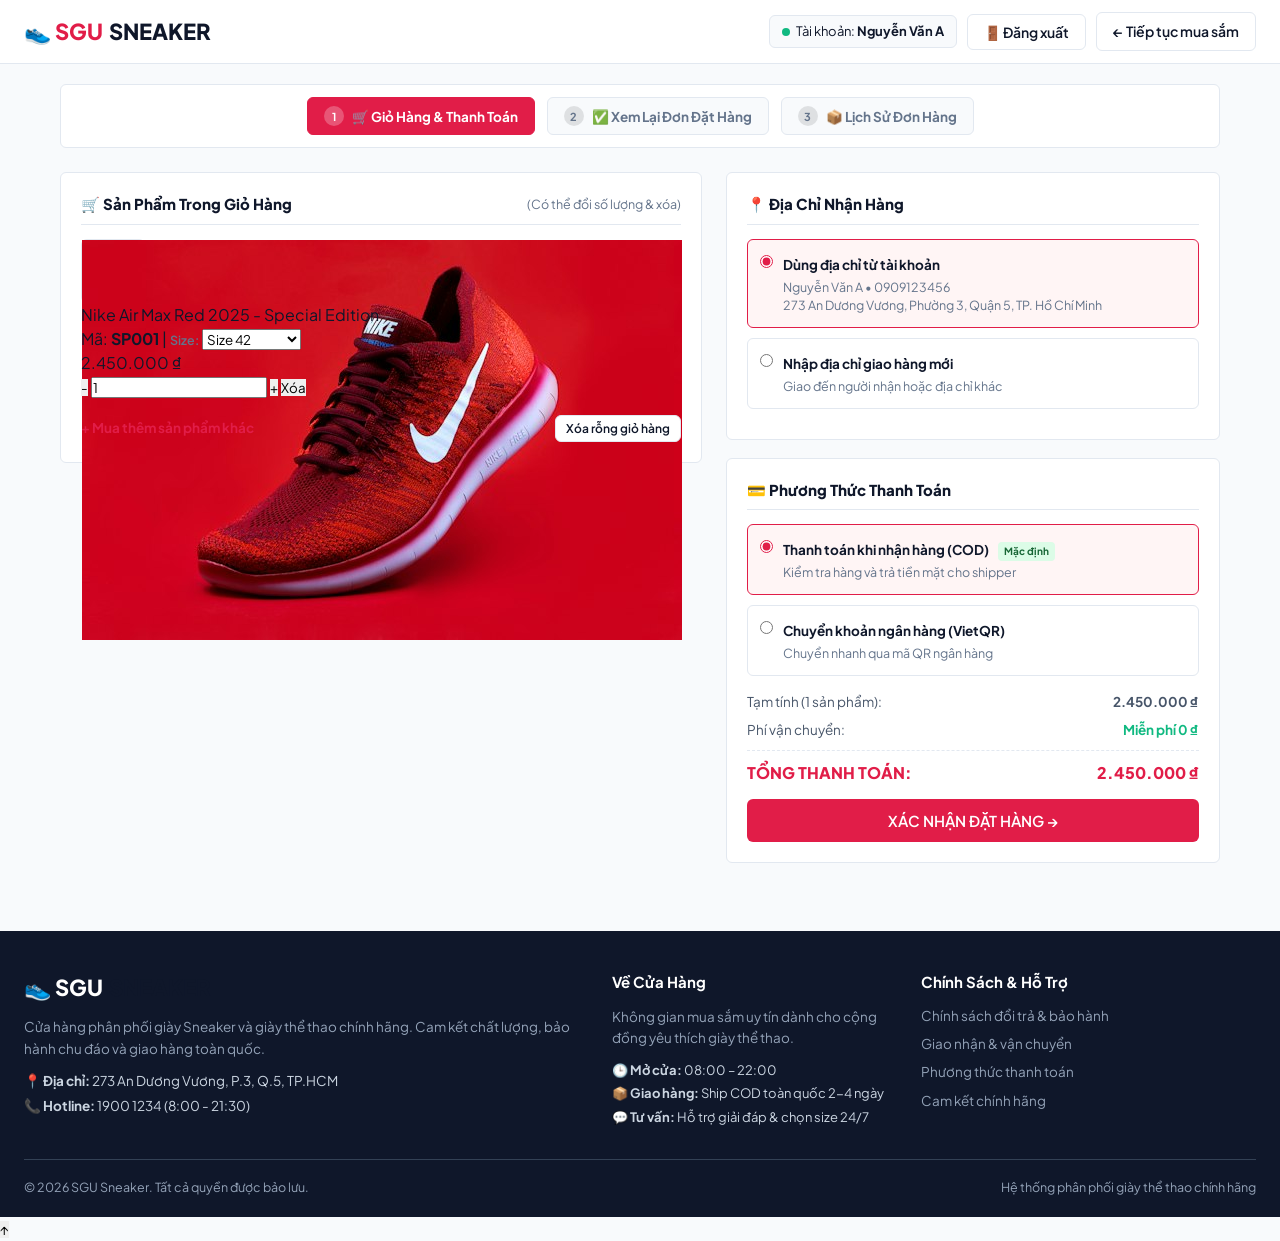
<file: cart.html>
<!DOCTYPE html>
<html lang="vi">
<head>
    <meta charset="UTF-8">
    <meta name="viewport" content="width=device-width, initial-scale=1.0">
    <title>SGU SNEAKER - Giỏ Hàng & Thanh Toán</title>
    <!-- Google Fonts -->
    <link rel="preconnect" href="https://fonts.googleapis.com">
    <link rel="preconnect" href="https://fonts.gstatic.com" crossorigin>
    <link href="https://fonts.googleapis.com/css2?family=Plus+Jakarta+Sans:wght@400;500;600;700;800&display=swap" rel="stylesheet">
    <!-- CSS Dùng Chung & Giỏ Hàng -->
    <link rel="stylesheet" href="./assets/css/common.css">
    <link rel="stylesheet" href="./assets/css/cart.css">
</head>
<body>

    <!-- THÔNG BÁO TOAST -->
    <div id="toast-container"></div>

    <!-- 1. HEADER -->
    <header>
        <div class="header-container">
            <a href="index.html" class="logo">👟 SGU<span>SNEAKER</span></a>
            <div style="display: flex; align-items: center; gap: 10px;">
                <div class="user-pill">
                    <span class="user-dot"></span>
                    <span>Tài khoản: <strong id="cart-username">Khách hàng</strong></span>
                </div>
                <a href="index.html#login" id="cart-login-btn" class="btn-primary" style="display: none; padding: 6px 12px; font-size: 13px;">🔑 Đăng nhập</a>
                <button class="btn-outline" id="cart-logout-btn" onclick="handleCartLogout()">🚪 Đăng xuất</button>
                <a href="index.html" class="btn-outline">← Tiếp tục mua sắm</a>
            </div>
        </div>
    </header>

    <!-- 2. KHUNG NỘI DUNG CHÍNH -->
    <div class="container">
        <!-- Điều hướng 3 bước -->
        <div class="steps-nav">
            <button class="step-btn active" id="btn-tab-1" onclick="switchCheckoutTab('tab-1', this)">
                <span class="step-num">1</span>
                <span>🛒 Giỏ Hàng & Thanh Toán</span>
            </button>
            <button class="step-btn" id="btn-tab-2" onclick="switchCheckoutTab('tab-2', this)">
                <span class="step-num">2</span>
                <span>✅ Xem Lại Đơn Đặt Hàng</span>
            </button>
            <button class="step-btn" id="btn-tab-3" onclick="switchCheckoutTab('tab-3', this)">
                <span class="step-num">3</span>
                <span>📦 Lịch Sử Đơn Hàng</span>
            </button>
        </div>

        <!-- TAB 1: GIỎ HÀNG, ĐỊA CHỈ & PHƯƠNG THỨC THANH TOÁN -->
        <div id="tab-1" class="tab-pane" style="display: block;">
            <div class="checkout-grid">
                <!-- CỘT TRÁI: DANH SÁCH GIÀY TRONG GIỎ -->
                <div>
                    <div class="card-box">
                        <div class="card-title">
                            <span>🛒 Sản Phẩm Trong Giỏ Hàng</span>
                            <span style="font-size: 12.5px; font-weight: normal; color: var(--gray); margin-left: auto;">(Có thể đổi số lượng & xóa)</span>
                        </div>
                        <div id="cart-items-list">
                            <!-- Javascript render sản phẩm -->
                        </div>
                        <div style="margin-top: 16px; display: flex; justify-content: space-between; align-items: center;">
                            <a href="index.html" style="color: var(--primary); font-weight: 700; font-size: 13.5px;">+ Mua thêm sản phẩm khác</a>
                            <button class="btn-outline" style="font-size: 12px; padding: 5px 10px;" onclick="clearCart()">Xóa rỗng giỏ hàng</button>
                        </div>
                    </div>
                </div>

                <!-- CỘT PHẢI: ĐỊA CHỈ & PHƯƠNG THỨC THANH TOÁN -->
                <div>
                    <!-- Địa chỉ giao hàng -->
                    <div class="card-box">
                        <div class="card-title">📍 Địa Chỉ Nhận Hàng</div>

                        <label class="option-card selected" id="card-addr-default" onclick="selectAddressMode('default')">
                            <input type="radio" name="addr_mode" value="default" checked>
                            <div>
                                <strong style="font-size: 13.5px;">Dùng địa chỉ từ tài khoản</strong>
                                <p style="font-size: 12.5px; color: var(--gray); margin-top: 2px;" id="addr-default-text">
                                    Nguyễn Văn A • 0909123456<br>
                                    273 An Dương Vương, Phường 3, Quận 5, TP.HCM
                                </p>
                            </div>
                        </label>

                        <label class="option-card" id="card-addr-new" onclick="selectAddressMode('new')">
                            <input type="radio" name="addr_mode" value="new">
                            <div>
                                <strong style="font-size: 13.5px;">Nhập địa chỉ giao hàng mới</strong>
                                <p style="font-size: 12.5px; color: var(--gray); margin-top: 2px;">Giao đến người nhận hoặc địa chỉ khác</p>
                            </div>
                        </label>

                        <!-- Form nhập địa chỉ mới -->
                        <div id="new-address-form" style="display: none; background: #f8fafc; padding: 14px; border-radius: 6px; border: 1px solid var(--border); margin-top: 10px;">
                            <div class="form-row">
                                <div class="form-group">
                                    <label>Họ tên người nhận *</label>
                                    <input type="text" id="new-name" class="form-control" placeholder="Họ và tên...">
                                </div>
                                <div class="form-group">
                                    <label>Số điện thoại *</label>
                                    <input type="tel" id="new-phone" class="form-control" placeholder="Số điện thoại...">
                                </div>
                            </div>
                            <div class="form-row">
                                <div class="form-group">
                                    <label>Tỉnh / Thành phố *</label>
                                    <select id="new-city" class="form-control">
                                        <option value="TP. Hồ Chí Minh">TP. Hồ Chí Minh</option>
                                        <option value="Hà Nội">Hà Nội</option>
                                        <option value="Đà Nẵng">Đà Nẵng</option>
                                    </select>
                                </div>
                                <div class="form-group">
                                    <label>Quận / Huyện *</label>
                                    <select id="new-district" class="form-control">
                                        <option value="Quận 1">Quận 1</option>
                                        <option value="Quận 5">Quận 5</option>
                                        <option value="Quận 7">Quận 7</option>
                                    </select>
                                </div>
                            </div>
                            <div class="form-group">
                                <label>Số nhà, tên đường, Phường/Xã *</label>
                                <input type="text" id="new-street" class="form-control" placeholder="Số nhà, tên đường...">
                            </div>
                            <div class="form-group" style="margin-bottom: 0;">
                                <label>Ghi chú đơn hàng</label>
                                <input type="text" id="new-note" class="form-control" placeholder="Ghi chú giao hàng nếu có...">
                            </div>
                        </div>
                    </div>

                    <!-- Phương thức thanh toán & Tổng tiền -->
                    <div class="card-box">
                        <div class="card-title">💳 Phương Thức Thanh Toán</div>

                        <label class="option-card selected" id="pay-card-cod" onclick="selectPaymentMethod('COD')">
                            <input type="radio" name="pay_mode" value="COD" checked>
                            <div>
                                <strong style="font-size: 13.5px;">Thanh toán khi nhận hàng (COD)</strong>
                                <span class="badge badge-success" style="font-size: 10px; padding: 2px 6px; margin-left: 6px;">Mặc định</span>
                                <p style="font-size: 12.5px; color: var(--gray); margin-top: 2px;">Kiểm tra hàng và trả tiền mặt cho shipper</p>
                            </div>
                        </label>

                        <label class="option-card" id="pay-card-bank" onclick="selectPaymentMethod('BANK')">
                            <input type="radio" name="pay_mode" value="BANK">
                            <div>
                                <strong style="font-size: 13.5px;">Chuyển khoản ngân hàng (VietQR)</strong>
                                <p style="font-size: 12.5px; color: var(--gray); margin-top: 2px;">Chuyển nhanh qua mã QR ngân hàng</p>
                            </div>
                        </label>

                        <div id="bank-box" style="display: none; background: #f8fafc; padding: 12px; border-radius: 6px; border: 1px solid var(--border); font-size: 13px; margin-bottom: 12px;">
                            🏦 <strong>Vietcombank</strong> - STK: <strong>0071001234567</strong><br>
                            Chủ TK: <strong>SGU SNEAKER</strong> | Cú pháp: <em>SGU SĐT</em>
                        </div>

                        <!-- Tóm tắt chi phí -->
                        <div style="margin-top: 16px;">
                            <div class="summary-row">
                                <span>Tạm tính (<span id="summary-qty">0</span> sản phẩm):</span>
                                <strong id="summary-subtotal">0 ₫</strong>
                            </div>
                            <div class="summary-row">
                                <span>Phí vận chuyển:</span>
                                <strong style="color: var(--success);">Miễn phí 0 ₫</strong>
                            </div>
                            <div class="summary-total">
                                <span>TỔNG THANH TOÁN:</span>
                                <span id="summary-final">0 ₫</span>
                            </div>

                            <button class="btn-primary" style="width: 100%; padding: 12px; font-size: 15px; margin-top: 14px;" onclick="handlePlaceOrder()">
                                XÁC NHẬN ĐẶT HÀNG →
                            </button>
                        </div>
                    </div>
                </div>
            </div>
        </div>

        <!-- TAB 2: XEM LẠI ĐƠN HÀNG VỪA ĐẶT -->
        <div id="tab-2" class="tab-pane" style="display: none;">
            <div class="order-success-card">
                <h2>🎉 ĐẶT HÀNG THÀNH CÔNG!</h2>
                <p>Cảm ơn bạn đã tin tưởng mua sắm tại SGU Sneaker. Đơn hàng đã được lưu vào hệ thống.</p>
            </div>

            <div class="card-box">
                <div class="card-title">
                    <span>Hóa Đơn Chi Tiết: <span id="confirm-order-id" style="color: var(--primary);">#DH...</span></span>
                </div>

                <div style="display: grid; grid-template-columns: 1fr 1fr; gap: 16px; background: #f8fafc; padding: 16px; border-radius: 6px; margin-bottom: 20px; font-size: 13.5px;">
                    <div>
                        <p style="margin-bottom: 4px;"><strong>Mã đơn hàng:</strong> <span id="conf-id">#DH...</span></p>
                        <p style="margin-bottom: 4px;"><strong>Ngày đặt:</strong> <span id="conf-date">...</span></p>
                        <p><strong>Trạng thái:</strong> <span class="badge badge-info">Mới đặt</span></p>
                    </div>
                    <div>
                        <p style="margin-bottom: 4px;"><strong>Địa chỉ giao:</strong> <span id="conf-addr">...</span></p>
                        <p><strong>Hình thức thanh toán:</strong> <span id="conf-payment">COD</span></p>
                    </div>
                </div>

                <div class="table-responsive">
                    <table class="table">
                        <thead>
                            <tr>
                                <th>Sản phẩm</th>
                                <th>Size</th>
                                <th>Đơn giá</th>
                                <th>Số lượng</th>
                                <th>Thành tiền</th>
                            </tr>
                        </thead>
                        <tbody id="confirm-items-table"></tbody>
                    </table>
                </div>

                <div style="text-align: right; margin-top: 18px;">
                    <span style="font-size: 14px; color: var(--gray);">Tổng thanh toán: </span>
                    <strong style="font-size: 20px; color: var(--primary); margin-left: 8px;" id="conf-total">0 ₫</strong>
                </div>

                <div style="margin-top: 24px; display: flex; justify-content: flex-end; gap: 12px;">
                    <a href="index.html" class="btn-outline">← Về trang chủ</a>
                    <button class="btn-primary" onclick="switchCheckoutTab('tab-3', document.getElementById('btn-tab-3'))">
                        Xem lịch sử đơn hàng →
                    </button>
                </div>
            </div>
        </div>

        <!-- TAB 3: LỊCH SỬ ĐƠN HÀNG CỦA KHÁCH HÀNG -->
        <div id="tab-3" class="tab-pane" style="display: none;">
            <div class="card-box">
                <div class="card-title">
                    <span>📦 Lịch Sử Đơn Hàng (<span id="user-history-name">Tài khoản</span>)</span>
                </div>

                <!-- Bộ lọc đơn hàng -->
                <div class="table-filter-bar">
                    <div style="flex: 2; min-width: 200px;">
                        <input type="text" id="history-filter-keyword" class="form-control" placeholder="Tìm theo mã đơn hoặc tên giày..." oninput="filterCustomerOrders()">
                    </div>
                    <div style="flex: 1; min-width: 150px;">
                        <select id="history-filter-status" class="form-control" onchange="filterCustomerOrders()">
                            <option value="ALL">Tất cả trạng thái</option>
                            <option value="Mới đặt">Mới đặt</option>
                            <option value="Đã xử lý">Đã xử lý</option>
                            <option value="Đã giao">Đã giao</option>
                            <option value="Hủy">Đã hủy</option>
                        </select>
                    </div>
                    <div style="display: flex; gap: 6px; align-items: center;">
                        <input type="date" id="history-filter-from" class="form-control" onchange="filterCustomerOrders()">
                        <span>-</span>
                        <input type="date" id="history-filter-to" class="form-control" onchange="filterCustomerOrders()">
                    </div>
                    <button class="btn-outline" onclick="resetHistoryFilters()">🔄 Đặt lại</button>
                </div>

                <!-- Bảng danh sách đơn hàng đã đặt -->
                <div class="table-responsive">
                    <table class="table">
                        <thead>
                            <tr>
                                <th>Mã Đơn</th>
                                <th>Ngày Đặt</th>
                                <th>Sản Phẩm Đã Mua</th>
                                <th>Địa Chỉ</th>
                                <th>Thanh Toán</th>
                                <th>Tổng Tiền</th>
                                <th>Trạng Thái</th>
                                <th>Thao Tác</th>
                            </tr>
                        </thead>
                        <tbody id="orders-history-table"></tbody>
                    </table>
                </div>
            </div>
        </div>
    </div>

    <!-- MODAL XEM CHI TIẾT HÓA ĐƠN -->
    <div class="modal-overlay" id="modal-history-detail">
        <div class="modal-box large">
            <button class="close-modal" onclick="closeModal('modal-history-detail')">✕</button>

            <div style="display: flex; justify-content: space-between; align-items: center; border-bottom: 1px solid var(--border); padding-bottom: 12px; margin-bottom: 14px;">
                <h3 style="font-size: 17px; font-weight: 800; color: var(--secondary);">🧾 Hóa Đơn: <span id="hist-modal-id" style="color:var(--primary);">#DH...</span></h3>
                <button class="btn-outline" onclick="window.print()">🖨️ In Hóa Đơn</button>
            </div>

            <div style="display: grid; grid-template-columns: 1fr 1fr; gap: 14px; background: #f8fafc; padding: 12px; border-radius: 6px; margin-bottom: 14px; font-size: 13px;">
                <div>
                    <p style="margin-bottom: 3px;"><strong>Người nhận:</strong> <span id="hist-modal-cust">...</span></p>
                    <p style="margin-bottom: 3px;"><strong>SĐT:</strong> <span id="hist-modal-phone">...</span></p>
                    <p><strong>Ngày đặt:</strong> <span id="hist-modal-date">...</span></p>
                </div>
                <div>
                    <p style="margin-bottom: 3px;"><strong>Phương thức:</strong> <span id="hist-modal-payment">...</span></p>
                    <p style="margin-bottom: 3px;"><strong>Địa chỉ:</strong> <span id="hist-modal-address">...</span></p>
                    <p><strong>Trạng thái:</strong> <span id="hist-modal-status" class="badge badge-info">...</span></p>
                </div>
            </div>

            <div style="font-weight: 700; margin-bottom: 6px; font-size: 13.5px;">Sản phẩm:</div>
            <div id="hist-modal-items" class="table-responsive" style="margin-bottom: 14px;"></div>

            <div style="display: flex; justify-content: space-between; align-items: center; border-top: 1px dashed var(--border); padding-top: 12px;">
                <span style="font-size: 13.5px; color: var(--gray);">Phí ship: <strong style="color:var(--success);">0 ₫ (Miễn phí)</strong></span>
                <div>
                    <span style="font-size: 13.5px; color: var(--gray);">Tổng thanh toán: </span>
                    <strong style="font-size: 18px; color: var(--primary);" id="hist-modal-total">0 ₫</strong>
                </div>
            </div>
        </div>
    </div>

    <!-- 3. FOOTER -->
    <footer>
        <div class="footer-grid">
            <div class="footer-col">
                <div class="logo" style="margin-bottom: 12px; color: #ffffff;">
                    👟 SGU<span>SNEAKER</span>
                </div>
                <p style="line-height: 1.6; margin-bottom: 12px; color: #94a3b8;">
                    Cửa hàng phân phối giày Sneaker và giày thể thao chính hãng. Cam kết chất lượng, bảo hành chu đáo và giao hàng toàn quốc.
                </p>
                <p style="color: #cbd5e1; margin-bottom: 4px;">📍 <strong>Địa chỉ:</strong> 273 An Dương Vương, P.3, Q.5, TP.HCM</p>
                <p style="color: #cbd5e1;">📞 <strong>Hotline:</strong> 1900 1234 (8:00 - 21:30)</p>
            </div>
            <div class="footer-col">
                <h4>Về Cửa Hàng</h4>
                <p style="line-height: 1.6; margin-bottom: 10px; color: #94a3b8;">
                    Không gian mua sắm uy tín dành cho cộng đồng yêu thích giày thể thao.
                </p>
                <div style="color: #cbd5e1; font-size: 13px; line-height: 1.8;">
                    <div>🕒 <strong>Mở cửa:</strong> 08:00 – 22:00</div>
                    <div>📦 <strong>Giao hàng:</strong> Ship COD toàn quốc 2-4 ngày</div>
                    <div>💬 <strong>Tư vấn:</strong> Hỗ trợ giải đáp & chọn size 24/7</div>
                </div>
            </div>
            <div class="footer-col">
                <h4>Chính Sách & Hỗ Trợ</h4>
                <ul>
                    <li><a href="javascript:void(0)" onclick="showToast('Đổi trả miễn phí trong 7 ngày nếu lỗi từ NSX!', 'info')">Chính sách đổi trả & bảo hành</a></li>
                    <li><a href="javascript:void(0)" onclick="showToast('Miễn phí giao hàng toàn quốc cho mọi đơn hàng!', 'info')">Giao nhận & vận chuyển</a></li>
                    <li><a href="javascript:void(0)" onclick="showToast('Hỗ trợ thanh toán COD hoặc VietQR!', 'info')">Phương thức thanh toán</a></li>
                    <li><a href="javascript:void(0)" onclick="showToast('Cam kết 100% sản phẩm chính hãng!', 'info')">Cam kết chính hãng</a></li>
                </ul>
            </div>
        </div>
        <div class="footer-bottom">
            <div>© 2026 SGU Sneaker. Tất cả quyền được bảo lưu.</div>
            <div>Hệ thống phân phối giày thể thao chính hãng</div>
        </div>
    </footer>

    <!-- SCRIPTS -->
    <script src="./assets/js/init-data.js"></script>
    <script src="./assets/js/cart.js"></script>
</body>
</html>
</file>
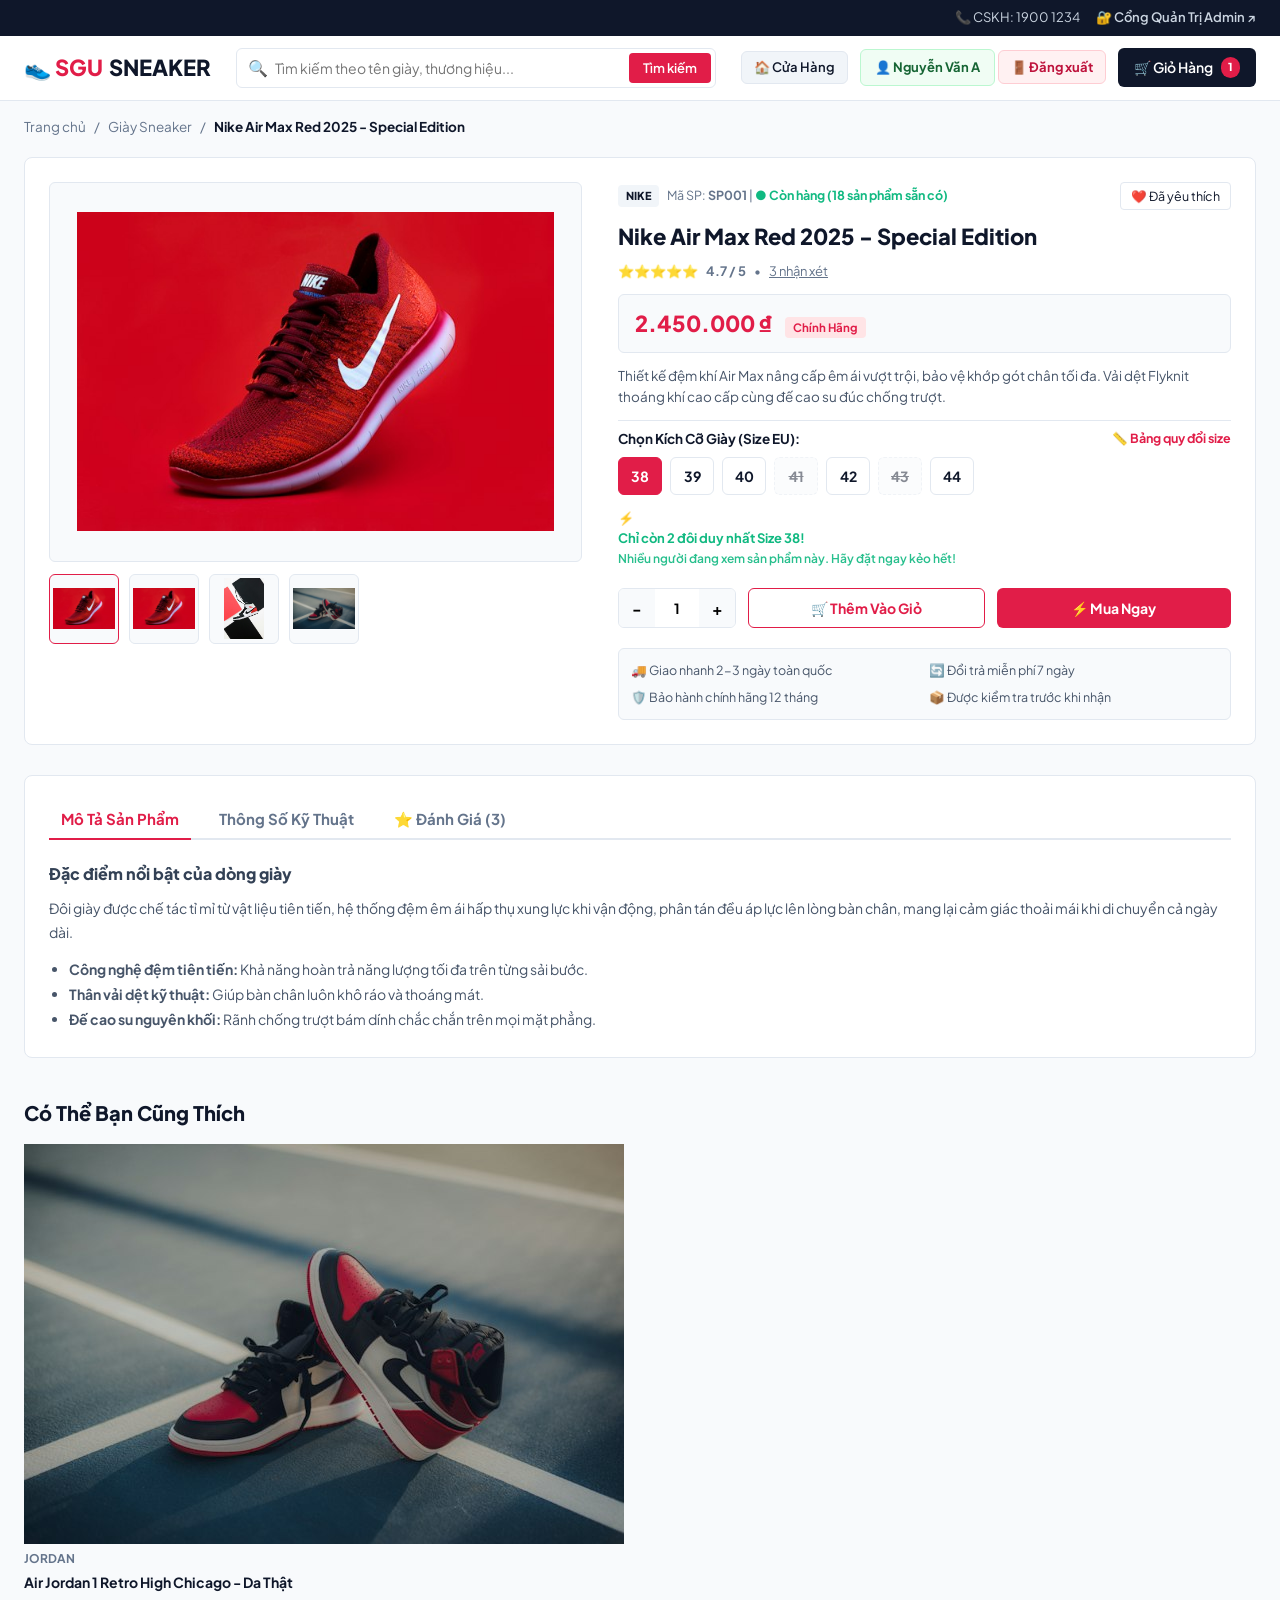
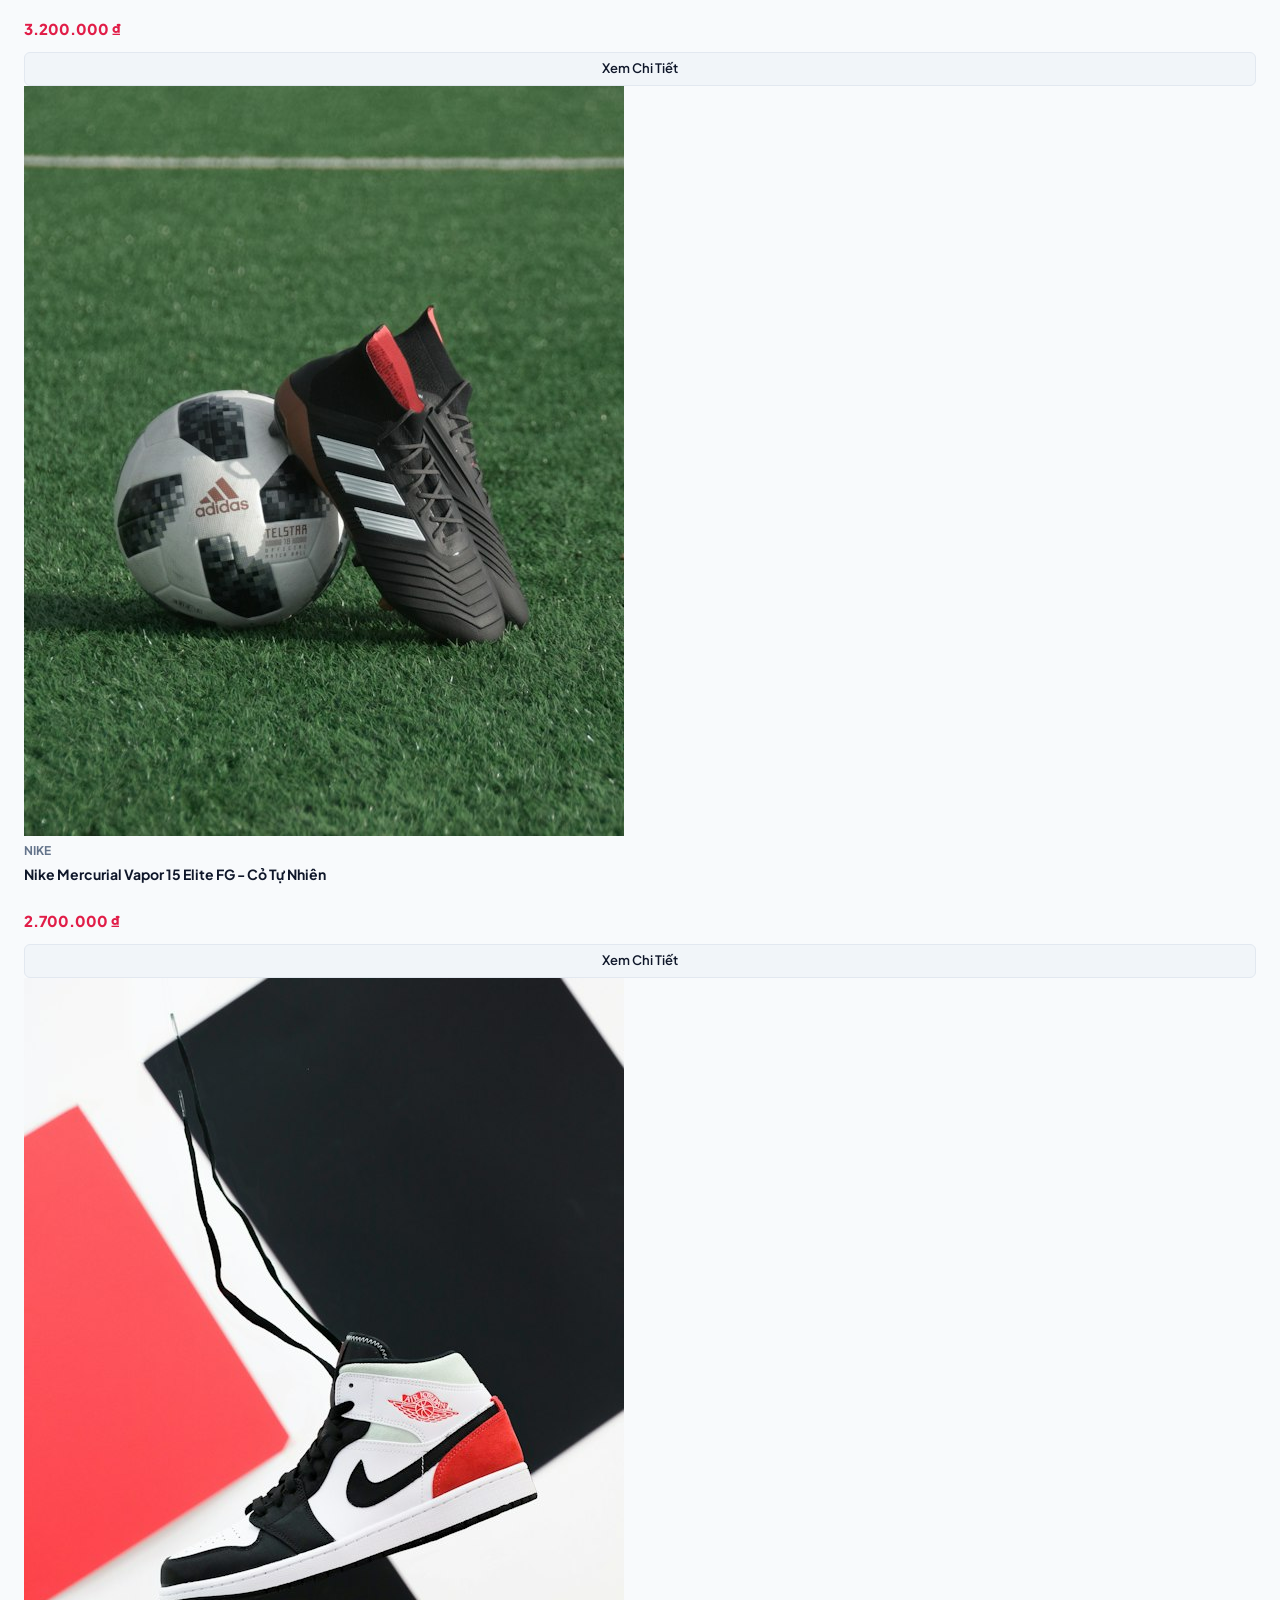
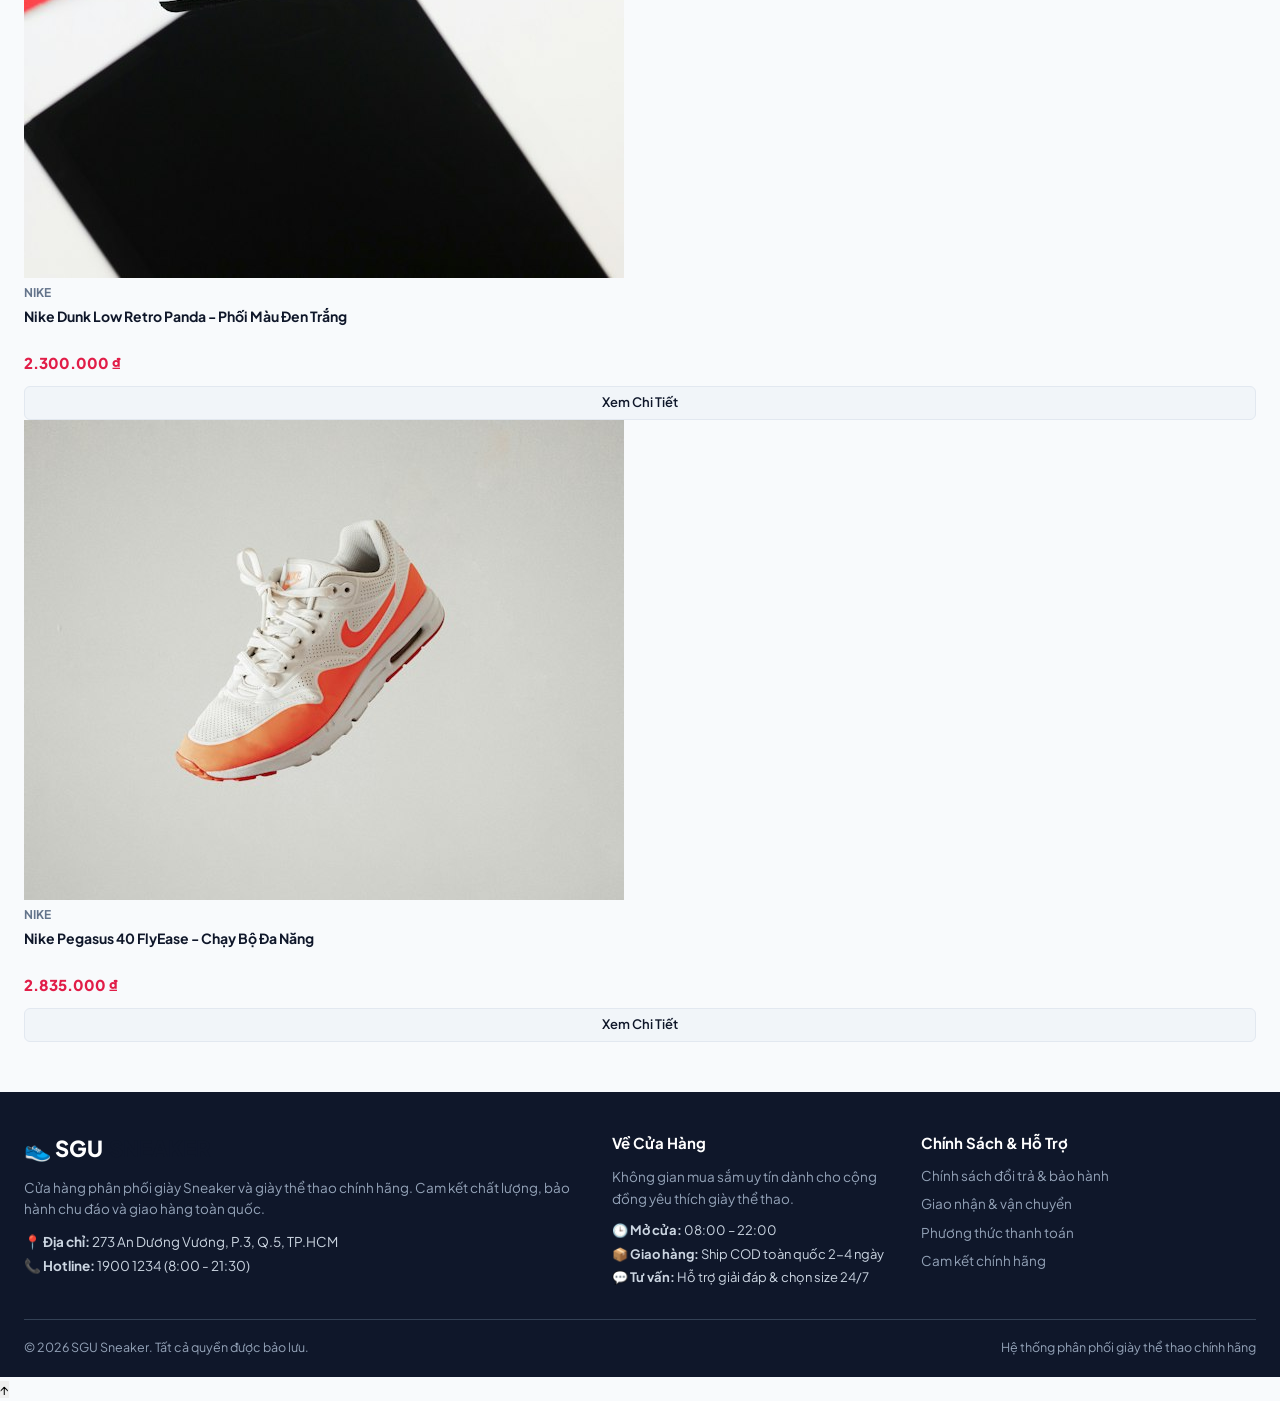
<file: product-detail.html>
<!DOCTYPE html>
<html lang="vi">
<head>
    <meta charset="UTF-8">
    <meta name="viewport" content="width=device-width, initial-scale=1.0">
    <title>Chi Tiết Giày - SGU SNEAKER Chính Hãng</title>
    <!-- Google Fonts -->
    <link rel="preconnect" href="https://fonts.googleapis.com">
    <link rel="preconnect" href="https://fonts.gstatic.com" crossorigin>
    <link href="https://fonts.googleapis.com/css2?family=Plus+Jakarta+Sans:wght@400;500;600;700;800&display=swap" rel="stylesheet">
    <!-- CSS Dùng Chung & Chi Tiết Sản Phẩm -->
    <link rel="stylesheet" href="./assets/css/common.css">
    <link rel="stylesheet" href="./assets/css/product-detail.css">
</head>
<body>

    <!-- THÔNG BÁO TOAST -->
    <div id="toast-container"></div>

    <!-- 1. THANH THÔNG BÁO TRÊN CÙNG -->
    <div class="promo-bar">
        <div class="promo-bar-right">
            <span>📞 CSKH: 1900 1234</span>
            <a href="admin.html">🔐 Cổng Quản Trị Admin ↗</a>
        </div>
    </div>

    <!-- 2. HEADER: LOGO, TÌM KIẾM, HÀNH ĐỘNG -->
    <header>
        <div class="header-container">
            <a href="index.html" class="logo">
                👟 SGU<span>SNEAKER</span>
            </a>

            <!-- Thanh tìm kiếm -->
            <div class="basic-search">
                <span class="search-icon-left">🔍</span>
                <input type="text" id="detail-search-input" placeholder="Tìm kiếm theo tên giày, thương hiệu..." autocomplete="off" onkeydown="if(event.key==='Enter') window.location.href='index.html?search=' + encodeURIComponent(this.value.trim())">
                <button type="button" onclick="const q = document.getElementById('detail-search-input').value.trim(); if(q) window.location.href='index.html?search=' + encodeURIComponent(q);">Tìm kiếm</button>
            </div>

            <div class="header-actions">
                <a href="index.html" class="chip">🏠 Cửa Hàng</a>
                <div id="header-user-status"></div>
                <a href="cart.html" class="cart-btn">
                    <span>🛒 Giỏ Hàng</span>
                    <span class="cart-badge" id="cart-counter">0</span>
                </a>
            </div>
        </div>
    </header>

    <!-- 3. ĐIỀU HƯỚNG BREADCRUMB -->
    <div class="breadcrumb-wrap">
        <a href="index.html">Trang chủ</a> <span>/</span>
        <span id="bc-category">Giày Sneaker</span> <span>/</span>
        <span id="bc-name" style="color: var(--secondary); font-weight: 700;">Chi tiết sản phẩm</span>
    </div>

    <!-- 4. KHUNG CHI TIẾT SẢN PHẨM CHÍNH -->
    <div class="detail-wrapper">
        <div class="product-main-grid">
            <!-- CỘT 1: HÌNH ẢNH SẢN PHẨM & DẢI ẢNH NHỎ -->
            <div class="gallery-box">
                <div class="main-img-box">
                    <img id="main-shoe-img" src="./assets/images/products/sp001.jpg" alt="Shoe Product Image">
                </div>
                <div class="gallery-thumbnails" id="gallery-thumbs-box"></div>
            </div>

            <!-- CỘT 2: THÔNG TIN CHI TIẾT, GIÁ & CHỌN SIZE -->
            <div class="info-box">
                <div class="prod-brand-row">
                    <div style="display: flex; align-items: center; gap: 8px;">
                        <span class="brand-pill" id="detail-brand">NIKE</span>
                        <span class="sku-text">Mã SP: <strong id="detail-sku">SP001</strong> | <span id="detail-stock-status" style="color:var(--success); font-weight:700;">● Còn hàng</span></span>
                    </div>
                    <button type="button" class="btn-wishlist-detail" id="detail-wishlist-btn" onclick="toggleDetailWishlist()">
                        🤍 Yêu thích
                    </button>
                </div>

                <h1 class="prod-title" id="detail-title">Tên sản phẩm giày</h1>

                <div class="rating-sold-row">
                    <span class="stars" id="detail-stars">⭐⭐⭐⭐⭐</span>
                    <span><strong id="detail-rating-score">5.0</strong></span>
                    <span>•</span>
                    <span id="detail-reviews-count" style="cursor: pointer; text-decoration: underline;" onclick="switchDetailTab('tab-reviews', document.getElementById('tab-reviews-title'))">0 nhận xét</span>
                </div>

                <div class="price-section">
                    <span class="curr-price" id="detail-price">0 ₫</span>
                    <span class="discount-pill" id="detail-discount-tag">Chính Hãng</span>
                </div>

                <p class="prod-short-desc" id="detail-desc">
                    Mô tả ngắn về chất liệu, đệm khí và tính năng nổi bật của đôi giày.
                </p>

                <!-- Chọn kích cỡ giày (Size EU) -->
                <div class="option-group">
                    <div class="option-header">
                        <span>Chọn Kích Cỡ Giày (Size EU):</span>
                        <span class="size-guide-btn" onclick="openSizeGuide()">📏 Bảng quy đổi size</span>
                    </div>
                    <div class="size-chips" id="size-chips-box"></div>
                    <div id="detail-size-stock-feedback" style="font-size: 13px; font-weight: 600; margin-top: 6px; color: var(--success);">
                        ✅ Vui lòng chọn size để kiểm tra số lượng tồn kho.
                    </div>
                </div>

                <!-- Số lượng & Nút mua hàng -->
                <div class="action-row">
                    <div class="qty-box">
                        <button class="qty-btn" onclick="changeQty(-1)">-</button>
                        <input type="text" id="qty-input" class="qty-val" value="1" readonly>
                        <button class="qty-btn" onclick="changeQty(1)">+</button>
                    </div>
                    <button class="btn-add-cart" onclick="addToCartDetailed()">
                        🛒 Thêm Vào Giỏ
                    </button>
                    <button class="btn-buy-now" onclick="buyNowDetailed()">
                        ⚡ Mua Ngay
                    </button>
                </div>

                <!-- Cam kết cửa hàng -->
                <div class="trust-grid">
                    <div>🚚 <span>Giao nhanh 2-3 ngày toàn quốc</span></div>
                    <div>🔄 <span>Đổi trả miễn phí 7 ngày</span></div>
                    <div>🛡️ <span>Bảo hành chính hãng 12 tháng</span></div>
                    <div>📦 <span>Được kiểm tra trước khi nhận</span></div>
                </div>
            </div>
        </div>

        <!-- 5. TABS MÔ TẢ, THÔNG SỐ & ĐÁNH GIÁ -->
        <div class="tabs-section">
            <div class="tab-headers">
                <div class="tab-title active" onclick="switchDetailTab('tab-desc', this)">Mô Tả Sản Phẩm</div>
                <div class="tab-title" onclick="switchDetailTab('tab-specs', this)">Thông Số Kỹ Thuật</div>
                <div class="tab-title" id="tab-reviews-title" onclick="switchDetailTab('tab-reviews', this)">⭐ Đánh Giá (<span id="tab-reviews-badge">0</span>)</div>
            </div>

            <!-- Tab 1: Mô tả -->
            <div id="tab-desc" class="tab-pane" style="display: block;">
                <h3 style="font-size: 16px; font-weight: 800; margin-bottom: 10px;">Đặc điểm nổi bật của dòng giày</h3>
                <p style="margin-bottom: 12px; color: #475569;">
                    Đôi giày được chế tác tỉ mỉ từ vật liệu tiên tiến, hệ thống đệm êm ái hấp thụ xung lực khi vận động, phân tán đều áp lực lên lòng bàn chân, mang lại cảm giác thoải mái khi di chuyển cả ngày dài.
                </p>
                <ul style="padding-left: 20px; color: #475569; line-height: 1.8;">
                    <li><strong>Công nghệ đệm tiên tiến:</strong> Khả năng hoàn trả năng lượng tối đa trên từng sải bước.</li>
                    <li><strong>Thân vải dệt kỹ thuật:</strong> Giúp bàn chân luôn khô ráo và thoáng mát.</li>
                    <li><strong>Đế cao su nguyên khối:</strong> Rãnh chống trượt bám dính chắc chắn trên mọi mặt phẳng.</li>
                </ul>
            </div>

            <!-- Tab 2: Thông số kỹ thuật -->
            <div id="tab-specs" class="tab-pane" style="display: none;">
                <table class="spec-table">
                    <tr><td>Thương hiệu</td><td id="spec-brand">Nike</td></tr>
                    <tr><td>Dòng sản phẩm</td><td>Bộ Sưu Tập Giày Thể Thao</td></tr>
                    <tr><td>Chất liệu thân</td><td>Vải dệt Flyknit & Da tổng hợp cao cấp</td></tr>
                    <tr><td>Chất liệu đế</td><td>Cao su non đúc nguyên khối chống mài mòn</td></tr>
                    <tr><td>Kiểu dáng</td><td>Cổ thấp thể thao đường phố</td></tr>
                    <tr><td>Trọng lượng</td><td>Khoảng 320g / chiếc</td></tr>
                    <tr><td>Bảo hành</td><td>12 tháng keo chỉ chính hãng</td></tr>
                </table>
            </div>

            <!-- Tab 3: Đánh giá khách hàng -->
            <div id="tab-reviews" class="tab-pane" style="display: none;">
                <div class="reviews-wrapper">
                    <!-- Tóm tắt điểm số -->
                    <div class="reviews-summary-card">
                        <div class="rating-big-score" id="review-avg-score">5.0</div>
                        <div>
                            <div class="stars" style="font-size: 18px;" id="review-stars-display">⭐⭐⭐⭐⭐</div>
                            <div style="font-size: 13px; color: var(--gray); margin-top: 4px;" id="review-total-count">
                                Đánh giá từ khách hàng đã trải nghiệm sản phẩm
                            </div>
                        </div>
                    </div>

                    <!-- Form gửi đánh giá -->
                    <div class="review-form-card">
                        <h4 style="font-size: 15px; font-weight: 800; margin-bottom: 6px;">Viết Đánh Giá Của Bạn</h4>
                        
                        <div style="margin-bottom: 12px;">
                            <label style="font-size: 13px; font-weight: 700; display: block; margin-bottom: 4px;">Đánh giá chất lượng:</label>
                            <div class="star-rating-select" id="star-picker">
                                <span class="star-opt" data-rating="1" onclick="setReviewRating(1)">★</span>
                                <span class="star-opt" data-rating="2" onclick="setReviewRating(2)">★</span>
                                <span class="star-opt" data-rating="3" onclick="setReviewRating(3)">★</span>
                                <span class="star-opt" data-rating="4" onclick="setReviewRating(4)">★</span>
                                <span class="star-opt active" data-rating="5" onclick="setReviewRating(5)">★</span>
                                <strong id="star-rating-label" style="font-size: 13px; margin-left: 8px;">5/5 Tuyệt vời</strong>
                            </div>
                        </div>

                        <div class="form-group">
                            <label>Họ và tên của bạn: *</label>
                            <input type="text" id="review-author" class="form-control" placeholder="Họ và tên của bạn...">
                        </div>

                        <div class="form-group">
                            <label>Nội dung nhận xét chi tiết: *</label>
                            <textarea id="review-content" class="form-control" rows="3" placeholder="Nhập cảm nhận về kích cỡ, chất liệu, độ êm..."></textarea>
                        </div>

                        <button type="button" class="btn-primary" onclick="submitProductReview()">
                            ✍️ Gửi Đánh Giá
                        </button>
                    </div>

                    <!-- Danh sách nhận xét -->
                    <div class="reviews-list-box">
                        <h4 style="font-size: 15px; font-weight: 800; margin-bottom: 6px;">Tất Cả Nhận Xét</h4>
                        <div id="reviews-items-container"></div>
                    </div>
                </div>
            </div>
        </div>

        <!-- 6. SẢN PHẨM LIÊN QUAN -->
        <div class="related-section">
            <h2 class="section-title">Có Thể Bạn Cũng Thích</h2>
            <div class="product-grid" id="related-products-grid"></div>
        </div>
    </div>

    <!-- 7. MODAL BẢNG QUY ĐỔI SIZE GIÀY -->
    <div class="modal-overlay" id="modal-size-guide">
        <div class="modal-box">
            <button class="close-modal" onclick="closeSizeGuide()">✕</button>
            <h3 style="font-size: 18px; font-weight: 800; margin-bottom: 8px;">📏 Bảng Quy Đổi Size Giày Chuẩn</h3>
            <p style="font-size: 13px; color: var(--gray); margin-bottom: 16px;">
                Đo chiều dài từ gót chân đến đầu ngón chân dài nhất (cm) để chọn size phù hợp:
            </p>
            <table class="spec-table" style="text-align: center;">
                <tr style="background:#f1f5f9; font-weight:700;">
                    <td>Size EU</td><td>Chiều dài chân</td><td>Size US</td><td>Độ ôm form</td>
                </tr>
                <tr><td><strong>38</strong></td><td>23.5 - 24.0 cm</td><td>5.5</td><td>Ôm vừa chân</td></tr>
                <tr><td><strong>39</strong></td><td>24.1 - 24.5 cm</td><td>6.5</td><td>Ôm vừa chân</td></tr>
                <tr><td><strong>40</strong></td><td>24.6 - 25.0 cm</td><td>7.5</td><td>Chuẩn form</td></tr>
                <tr><td><strong>41</strong></td><td>25.1 - 25.5 cm</td><td>8.5</td><td>Chuẩn form</td></tr>
                <tr><td><strong>42</strong></td><td>25.6 - 26.0 cm</td><td>9.0</td><td>Chuẩn form</td></tr>
                <tr><td><strong>43</strong></td><td>26.1 - 26.8 cm</td><td>10.0</td><td>Nới nửa size</td></tr>
                <tr><td><strong>44</strong></td><td>26.9 - 27.5 cm</td><td>11.0</td><td>Chuẩn form</td></tr>
            </table>
            <div style="text-align: right; margin-top: 16px;">
                <button class="btn-primary" onclick="closeSizeGuide()">Đã Hiểu</button>
            </div>
        </div>
    </div>

    <!-- 8. CHÂN TRANG FOOTER -->
    <footer>
        <div class="footer-grid">
            <div class="footer-col">
                <div class="logo" style="margin-bottom: 12px; color: #ffffff;">
                    👟 SGU<span>SNEAKER</span>
                </div>
                <p style="line-height: 1.6; margin-bottom: 12px; color: #94a3b8;">
                    Cửa hàng phân phối giày Sneaker và giày thể thao chính hãng. Cam kết chất lượng, bảo hành chu đáo và giao hàng toàn quốc.
                </p>
                <p style="color: #cbd5e1; margin-bottom: 4px;">📍 <strong>Địa chỉ:</strong> 273 An Dương Vương, P.3, Q.5, TP.HCM</p>
                <p style="color: #cbd5e1;">📞 <strong>Hotline:</strong> 1900 1234 (8:00 - 21:30)</p>
            </div>
            <div class="footer-col">
                <h4>Về Cửa Hàng</h4>
                <p style="line-height: 1.6; margin-bottom: 10px; color: #94a3b8;">
                    Không gian mua sắm uy tín dành cho cộng đồng yêu thích giày thể thao.
                </p>
                <div style="color: #cbd5e1; font-size: 13px; line-height: 1.8;">
                    <div>🕒 <strong>Mở cửa:</strong> 08:00 – 22:00</div>
                    <div>📦 <strong>Giao hàng:</strong> Ship COD toàn quốc 2-4 ngày</div>
                    <div>💬 <strong>Tư vấn:</strong> Hỗ trợ giải đáp & chọn size 24/7</div>
                </div>
            </div>
            <div class="footer-col">
                <h4>Chính Sách & Hỗ Trợ</h4>
                <ul>
                    <li><a href="javascript:void(0)" onclick="showToast('Đổi trả miễn phí trong 7 ngày nếu lỗi từ NSX!', 'info')">Chính sách đổi trả & bảo hành</a></li>
                    <li><a href="javascript:void(0)" onclick="showToast('Miễn phí giao hàng toàn quốc cho mọi đơn hàng!', 'info')">Giao nhận & vận chuyển</a></li>
                    <li><a href="javascript:void(0)" onclick="showToast('Hỗ trợ thanh toán COD hoặc VietQR!', 'info')">Phương thức thanh toán</a></li>
                    <li><a href="javascript:void(0)" onclick="showToast('Cam kết 100% sản phẩm chính hãng!', 'info')">Cam kết chính hãng</a></li>
                </ul>
            </div>
        </div>
        <div class="footer-bottom">
            <div>© 2026 SGU Sneaker. Tất cả quyền được bảo lưu.</div>
            <div>Hệ thống phân phối giày thể thao chính hãng</div>
        </div>
    </footer>

    <!-- SCRIPTS -->
    <script src="./assets/js/init-data.js"></script>
    <script src="./assets/js/product-detail.js"></script>
</body>
</html>
</file>
<file: assets/css/common.css>
/* ==========================================================================
   SGU SNEAKER - CSS DÙNG CHUNG (TỐI GIẢN & DỄ HIỂU)
   Môn học: Lập trình Web và Ứng dụng - Đại học Sài Gòn (SGU)
   --------------------------------------------------------------------------
   Mục lục:
   1. Biến CSS & Reset cơ bản
   2. Thanh thông báo (Promo Bar)
   3. Header, Logo & Thanh tìm kiếm
   4. Tài khoản người dùng & Giỏ hàng
   5. Nút bấm (Button) & Form nhập liệu
   6. Bảng dữ liệu (Table) & Huy hiệu (Badge)
   7. Hộp thoại nổi (Modal) & Thông báo (Toast)
   8. Chân trang (Footer)
   ========================================================================== */

/* 1. BIẾN CSS & RESET CƠ BẢN */
:root {
    --primary: #e11d48;         /* Đỏ chủ đạo */
    --primary-hover: #be123c;   /* Đỏ đậm khi rê chuột */
    --primary-light: #ffe4e6;   /* Đỏ nhạt nền badge */
    --secondary: #0f172a;       /* Xanh đen chữ & header */
    --light: #f8fafc;           /* Nền xám nhạt toàn trang */
    --gray: #64748b;            /* Màu xám phụ */
    --border: #e2e8f0;          /* Màu viền */
    --success: #10b981;         /* Xanh lá: Thành công */
    --warning: #f59e0b;         /* Vàng cam: Cảnh báo */
    --danger: #ef4444;          /* Đỏ: Lỗi / Xóa */
}

* {
    box-sizing: border-box;     /* Kích thước bao gồm cả padding và viền */
    margin: 0;
    padding: 0;
}

body {
    font-family: 'Plus Jakarta Sans', -apple-system, sans-serif;
    background-color: var(--light);
    color: var(--secondary);
    line-height: 1.5;
}

a {
    text-decoration: none;
    color: inherit;
}

button {
    cursor: pointer;
    border: none;
    outline: none;
    font-family: inherit;
}

input, select, textarea {
    font-family: inherit;
}

/* 2. THANH THÔNG BÁO TRÊN CÙNG (PROMO BAR) */
.promo-bar {
    display: flex;
    justify-content: flex-end;
    align-items: center;
    padding: 8px 24px;
    background: #0f172a;
    color: #cbd5e1;
    font-size: 13px;
}

.promo-bar-right {
    display: flex;
    align-items: center;
    gap: 16px;
}

.promo-bar a {
    color: #cbd5e1;
    font-weight: 600;
}

.promo-bar a:hover {
    color: #ffffff;
}

/* 3. HEADER, LOGO & THANH TÌM KIẾM */
header {
    position: sticky;
    top: 0;
    z-index: 100;
    background: #ffffff;
    border-bottom: 1px solid var(--border);
}

.header-container {
    max-width: 1280px;
    margin: 0 auto;
    padding: 12px 24px;
    display: flex;
    align-items: center;
    justify-content: space-between;
    gap: 20px;
}

.logo {
    display: flex;
    align-items: center;
    gap: 6px;
    font-size: 22px;
    font-weight: 800;
    color: var(--primary);
}

.logo span {
    color: var(--secondary);
}

/* Thanh tìm kiếm */
.basic-search {
    position: relative;
    flex: 1;
    max-width: 480px;
    display: flex;
    align-items: center;
}

.basic-search input {
    width: 100%;
    padding: 10px 95px 10px 38px;
    background: #ffffff;
    border: 1.5px solid var(--border);
    border-radius: 6px;
    font-size: 14px;
    outline: none;
}

.basic-search input:focus {
    border-color: var(--primary);
}

.search-icon-left {
    position: absolute;
    left: 12px;
    color: var(--gray);
    pointer-events: none;
}

.basic-search button {
    position: absolute;
    right: 5px;
    padding: 7px 14px;
    background: var(--primary);
    color: #ffffff;
    border-radius: 4px;
    font-size: 13px;
    font-weight: 600;
}

.basic-search button:hover {
    background: var(--primary-hover);
}

/* 4. TÀI KHOẢN NGƯỜI DÙNG & GIỎ HÀNG */
.header-actions {
    display: flex;
    align-items: center;
    gap: 12px;
}

#user-guest {
    display: flex;
    gap: 10px;
}

#user-logged-in {
    display: none;
    align-items: center;
    gap: 10px;
    padding: 4px 10px;
    background: #ffffff;
    border: 1px solid var(--border);
    border-radius: 6px;
}

.user-avatar {
    width: 30px;
    height: 30px;
    border-radius: 50%;
    background: var(--primary);
    color: #ffffff;
    display: flex;
    align-items: center;
    justify-content: center;
    font-weight: 700;
    font-size: 13px;
}

.user-name {
    font-size: 13px;
    font-weight: 700;
    color: var(--secondary);
}

.cart-btn {
    display: flex;
    align-items: center;
    gap: 8px;
    padding: 9px 16px;
    background: var(--secondary);
    color: #ffffff;
    border-radius: 6px;
    font-weight: 600;
    font-size: 14px;
}

.cart-btn:hover {
    background: #334155;
}

.cart-badge {
    padding: 2px 7px;
    background: var(--primary);
    color: #ffffff;
    font-size: 11px;
    font-weight: 800;
    border-radius: 12px;
}

.chip {
    display: inline-flex;
    align-items: center;
    padding: 6px 12px;
    border-radius: 6px;
    font-size: 13px;
    font-weight: 600;
    background: #f1f5f9;
    color: var(--secondary);
    border: 1px solid var(--border);
}

/* 5. NÚT BẤM (BUTTON) & FORM NHẬP LIỆU */
.btn-primary {
    display: inline-flex;
    align-items: center;
    justify-content: center;
    padding: 9px 18px;
    background: var(--primary);
    color: #ffffff;
    border-radius: 6px;
    font-weight: 600;
    font-size: 14px;
}

.btn-primary:hover {
    background: var(--primary-hover);
}

.btn-outline {
    display: inline-flex;
    align-items: center;
    justify-content: center;
    padding: 8px 16px;
    background: #ffffff;
    color: var(--secondary);
    border: 1px solid var(--border);
    border-radius: 6px;
    font-weight: 600;
    font-size: 14px;
}

.btn-outline:hover {
    background: #f1f5f9;
}

.form-group {
    margin-bottom: 14px;
}

.form-group label {
    display: block;
    margin-bottom: 5px;
    font-size: 13px;
    font-weight: 600;
    color: #475569;
}

.form-control {
    width: 100%;
    padding: 9px 12px;
    border: 1px solid var(--border);
    border-radius: 6px;
    font-size: 14px;
}

.form-control:focus {
    border-color: var(--primary);
    outline: none;
}

.form-row {
    display: grid;
    grid-template-columns: 1fr 1fr;
    gap: 12px;
}

/* 6. BẢNG DỮ LIỆU (TABLE) & HUY HIỆU (BADGE) */
.table-responsive {
    width: 100%;
    overflow-x: auto;
}

.table {
    width: 100%;
    border-collapse: collapse;
    background: #ffffff;
    border: 1px solid var(--border);
}

.table th, .table td {
    padding: 10px 14px;
    border-bottom: 1px solid var(--border);
    text-align: left;
    font-size: 13.5px;
}

.table th {
    background: #f8fafc;
    font-weight: 700;
    color: #334155;
}

.table tr:hover td {
    background: #f8fafc;
}

.badge, .status-badge {
    display: inline-block;
    padding: 4px 10px;
    border-radius: 4px;
    font-size: 12px;
    font-weight: 700;
}

.badge-success, .status-done, .badge-active { background: #dcfce7; color: #166534; }
.badge-warning, .status-pending, .badge-pending { background: #fef3c7; color: #b45309; }
.badge-danger, .status-cancel, .badge-locked { background: #fee2e2; color: #991b1b; }
.badge-info, .status-new, .badge-done { background: #dbeafe; color: #1e40af; }

/* 7. HỘP THOẠI NỔI (MODAL) & THÔNG BÁO (TOAST) */
.modal-overlay {
    position: fixed;
    top: 0; left: 0; right: 0; bottom: 0;
    z-index: 1000;
    background: rgba(15, 23, 42, 0.5);
    display: none;
    align-items: center;
    justify-content: center;
    padding: 16px;
}

.modal-box {
    position: relative;
    width: 100%;
    max-width: 480px;
    max-height: 90vh;
    overflow-y: auto;
    padding: 24px;
    background: #ffffff;
    border-radius: 8px;
    border: 1px solid var(--border);
}

.modal-box.large {
    max-width: 820px;
}

.close-modal {
    position: absolute;
    top: 14px;
    right: 14px;
    width: 30px;
    height: 30px;
    border-radius: 50%;
    background: #f1f5f9;
    color: var(--gray);
    font-size: 15px;
    display: flex;
    align-items: center;
    justify-content: center;
}

.close-modal:hover {
    background: #fee2e2;
    color: var(--primary);
}

#toast-container {
    position: fixed;
    top: 20px;
    right: 20px;
    z-index: 9999;
    display: flex;
    flex-direction: column;
    gap: 8px;
}

.toast {
    min-width: 280px;
    max-width: 380px;
    padding: 12px 16px;
    background: #ffffff;
    color: var(--secondary);
    border-radius: 6px;
    border: 1px solid var(--border);
    border-left: 4px solid var(--primary);
    font-size: 13.5px;
    font-weight: 600;
    display: flex;
    align-items: center;
    gap: 10px;
}

.toast.success { border-left-color: var(--success); }
.toast.warning { border-left-color: var(--warning); }
.toast.danger, .toast.error { border-left-color: var(--danger); }

/* 8. CHÂN TRANG (FOOTER) */
footer {
    margin-top: 50px;
    padding: 40px 24px 20px;
    background: var(--secondary);
    color: #94a3b8;
    font-size: 13.5px;
}

.footer-grid, .footer-container {
    max-width: 1280px;
    margin: 0 auto 30px;
    display: grid;
    grid-template-columns: 2fr 1fr 1.2fr;
    gap: 30px;
}

.footer-col h4, footer h4 {
    margin-bottom: 12px;
    color: #ffffff;
    font-size: 15px;
    font-weight: 700;
}

.footer-col ul, footer ul {
    list-style: none;
}

.footer-col ul li, footer ul li {
    margin-bottom: 8px;
}

.footer-col ul li a, footer ul li a {
    color: #94a3b8;
}

.footer-col ul li a:hover, footer ul li a:hover {
    color: #ffffff;
}

.footer-bottom {
    max-width: 1280px;
    margin: 0 auto;
    padding-top: 18px;
    border-top: 1px solid #334155;
    display: flex;
    justify-content: space-between;
    align-items: center;
    font-size: 12.5px;
    color: #94a3b8;
}

/* Breadcrumb dùng cho trang chi tiết */
.breadcrumb-wrap {
    max-width: 1280px;
    margin: 15px auto 0;
    padding: 0 24px;
    font-size: 13px;
    color: var(--gray);
    display: flex;
    gap: 8px;
}

@media (max-width: 768px) {
    .header-container {
        flex-wrap: wrap;
    }
    .basic-search {
        order: 3;
        max-width: 100%;
        width: 100%;
    }
    .footer-grid, .footer-container {
        grid-template-columns: 1fr;
    }
    .footer-bottom {
        flex-direction: column;
        gap: 8px;
        text-align: center;
    }
}
</file>
<file: assets/css/index.css>
/* ==========================================================================
   SGU SNEAKER - CSS TRANG CHỦ (TỐI GIẢN & DỄ HIỂU)
   Môn học: Lập trình Web và Ứng dụng - Đại học Sài Gòn (SGU)
   --------------------------------------------------------------------------
   Mục lục:
   1. Banner quảng cáo (Hero Banner)
   2. Bố cục 2 cột (Sidebar bộ lọc & Danh sách sản phẩm)
   3. Cột trái: Các khối bộ lọc (Danh mục, Thương hiệu, Size, Giá)
   4. Cột phải: Thanh sắp xếp & Thẻ sản phẩm
   5. Nút phân trang (Pagination)
   6. Thiết kế co giãn trên điện thoại (Responsive)
   ========================================================================== */

/* 1. BANNER QUẢNG CÁO ĐẦU TRANG (HERO BANNER) */
.hero-banner {
    max-width: 1280px;
    margin: 16px auto 0;
    padding: 0 24px;
}

.hero-inner {
    display: grid;
    grid-template-columns: 1.3fr 0.7fr;
    align-items: center;
    padding: 30px 40px;
    background: #0f172a;
    border-radius: 8px;
    color: #ffffff;
}

.hero-title {
    font-size: 30px;
    font-weight: 800;
    line-height: 1.3;
}

.hero-title span {
    color: #fb7185;
}

.hero-desc {
    color: #94a3b8;
    font-size: 13.5px;
    line-height: 1.6;
    margin-top: 10px;
}

.hero-banner-shoe {
    display: flex;
    justify-content: center;
    align-items: center;
}

.hero-banner-shoe img {
    max-width: 260px;
    height: auto;
    object-fit: contain;
}

/* 2. BỐ CỤC CHÍNH 2 CỘT (MAIN CONTAINER) */
.main-container {
    max-width: 1280px;
    margin: 24px auto 50px;
    padding: 0 24px;
    display: grid;
    grid-template-columns: 260px 1fr;
    gap: 24px;
}

/* 3. CỘT TRÁI: BỘ LỌC (SIDEBAR) */
.sidebar {
    display: flex;
    flex-direction: column;
    gap: 16px;
}

.filter-card {
    background: #ffffff;
    padding: 16px;
    border: 1px solid var(--border);
    border-radius: 6px;
}

.filter-header {
    display: flex;
    justify-content: space-between;
    align-items: center;
    margin-bottom: 12px;
    padding-bottom: 8px;
    border-bottom: 1px solid var(--border);
}

.filter-title {
    font-size: 13.5px;
    font-weight: 700;
    color: var(--secondary);
}

.btn-reset-filters {
    font-size: 12px;
    font-weight: 600;
    color: var(--primary);
    background: none;
}

.btn-reset-filters:hover {
    text-decoration: underline;
}

/* Danh mục sản phẩm */
.category-list {
    list-style: none;
}

.category-item {
    display: flex;
    justify-content: space-between;
    align-items: center;
    padding: 8px 10px;
    margin-bottom: 4px;
    border-radius: 4px;
    color: #475569;
    font-size: 13.5px;
    cursor: pointer;
}

.category-item:hover {
    background: #f1f5f9;
}

.category-item.active {
    background: var(--primary-light);
    color: var(--primary);
    font-weight: 700;
}

.cat-badge {
    padding: 2px 6px;
    background: #e2e8f0;
    border-radius: 10px;
    font-size: 11px;
    font-weight: 600;
}

.category-item.active .cat-badge {
    background: var(--primary);
    color: #ffffff;
}

/* Chọn thương hiệu */
.brand-list {
    display: grid;
    grid-template-columns: 1fr 1fr;
    gap: 8px;
}

.brand-label {
    display: flex;
    align-items: center;
    gap: 6px;
    font-size: 13px;
    color: #334155;
    cursor: pointer;
}

.brand-label input {
    accent-color: var(--primary);
    cursor: pointer;
}

/* Chọn size giày */
.size-grid {
    display: grid;
    grid-template-columns: repeat(4, 1fr);
    gap: 6px;
}

.size-chip {
    padding: 6px 0;
    text-align: center;
    background: #ffffff;
    border: 1px solid var(--border);
    border-radius: 4px;
    font-size: 13px;
    font-weight: 700;
    color: var(--secondary);
    cursor: pointer;
}

.size-chip:hover {
    border-color: var(--primary);
}

.size-chip.selected {
    background: var(--primary);
    border-color: var(--primary);
    color: #ffffff;
}

/* Khoảng giá */
.price-range-inputs {
    display: grid;
    grid-template-columns: 1fr 1fr;
    gap: 8px;
}

.quick-price-chips {
    display: flex;
    flex-wrap: wrap;
    gap: 6px;
    margin-top: 8px;
}

.price-chip {
    padding: 3px 8px;
    background: #f8fafc;
    border: 1px solid var(--border);
    border-radius: 12px;
    font-size: 11.5px;
    font-weight: 600;
    cursor: pointer;
}

.price-chip.active {
    background: var(--primary);
    border-color: var(--primary);
    color: #ffffff;
}

/* 4. CỘT PHẢI: THANH ĐIỀU KHIỂN & LƯỚI SẢN PHẨM */
.products-view {
    display: flex;
    flex-direction: column;
    gap: 16px;
}

.control-bar {
    display: flex;
    justify-content: space-between;
    align-items: center;
    padding: 12px 16px;
    background: #ffffff;
    border: 1px solid var(--border);
    border-radius: 6px;
}

.view-title h2 {
    font-size: 17px;
    font-weight: 800;
}

.view-title span {
    font-size: 12.5px;
    color: var(--gray);
}

.sort-select {
    padding: 6px 12px;
    border: 1px solid var(--border);
    border-radius: 4px;
    font-size: 13px;
    font-weight: 600;
    background: #ffffff;
    cursor: pointer;
}

/* Lưới sản phẩm (3 cột) */
.product-grid {
    display: grid;
    grid-template-columns: repeat(3, 1fr);
    gap: 18px;
}

.product-card {
    position: relative;
    display: flex;
    flex-direction: column;
    background: #ffffff;
    border: 1px solid var(--border);
    border-radius: 6px;
    overflow: hidden;
    cursor: pointer;
}

.product-card:hover {
    border-color: #94a3b8;
}

.product-img-box, .card-img-wrap {
    position: relative;
    width: 100%;
    height: 200px;
    background: #f8fafc;
    display: flex;
    align-items: center;
    justify-content: center;
    overflow: hidden;
}

.btn-quick-view {
    display: none !important;
}

.product-img-box img, .card-img-wrap img {
    width: 100%;
    height: 100%;
    object-fit: cover;
}

.card-tag {
    position: absolute;
    top: 8px;
    left: 8px;
    padding: 2px 6px;
    border-radius: 3px;
    font-size: 10px;
    font-weight: 800;
    color: #ffffff;
    text-transform: uppercase;
}

.card-tag.hot { background: #ef4444; }
.card-tag.new { background: #0284c7; }
.card-tag.sale { background: #e11d48; }

.product-content, .card-body {
    padding: 12px;
    flex: 1;
    display: flex;
    flex-direction: column;
    justify-content: space-between;
}

.product-brand, .card-brand {
    font-size: 11px;
    font-weight: 700;
    color: var(--gray);
    text-transform: uppercase;
    margin-bottom: 2px;
}

.product-name, .card-title {
    font-size: 14px;
    font-weight: 700;
    line-height: 1.4;
    height: 38px;
    margin-bottom: 4px;
    display: -webkit-box;
    -webkit-line-clamp: 2;
    -webkit-box-orient: vertical;
    overflow: hidden;
}

.product-name:hover, .card-title:hover {
    color: var(--primary);
}

.card-price-row {
    display: flex;
    align-items: baseline;
    gap: 8px;
    margin-bottom: 10px;
}

.current-price {
    font-size: 15px;
    font-weight: 800;
    color: var(--primary);
}

.old-price {
    display: none !important;
}

.btn-add-cart-sm {
    width: 100%;
    padding: 7px 10px;
    background: #f8fafc;
    border: 1px solid var(--border);
    border-radius: 4px;
    font-size: 12.5px;
    font-weight: 700;
    color: var(--secondary);
    display: flex;
    align-items: center;
    justify-content: center;
    gap: 6px;
    cursor: pointer;
}

.btn-add-cart-sm:hover {
    background: var(--primary);
    color: #ffffff;
    border-color: var(--primary);
}

/* 5. PHÂN TRANG (PAGINATION) */
.pagination-container {
    display: flex;
    justify-content: center;
    align-items: center;
    gap: 6px;
    margin-top: 24px;
}

.page-btn {
    min-width: 34px;
    height: 34px;
    padding: 0 8px;
    background: #ffffff;
    border: 1px solid var(--border);
    border-radius: 4px;
    font-size: 13px;
    font-weight: 700;
    cursor: pointer;
}

.page-btn:hover:not(:disabled) {
    border-color: var(--primary);
    color: var(--primary);
}

.page-btn.active {
    background: var(--primary);
    color: #ffffff;
    border-color: var(--primary);
}

.page-btn:disabled {
    opacity: 0.4;
    cursor: not-allowed;
}

/* 6. THIẾT KẾ ĐÁP ỨNG TRÊN DI ĐỘNG (RESPONSIVE) */
@media (max-width: 992px) {
    .main-container {
        grid-template-columns: 1fr;
    }
    .product-grid {
        grid-template-columns: repeat(2, 1fr);
    }
    .hero-inner {
        grid-template-columns: 1fr;
        text-align: center;
        padding: 24px;
    }
    .hero-banner-shoe {
        display: none;
    }
}

@media (max-width: 576px) {
    .product-grid {
        grid-template-columns: 1fr;
    }
}
</file>
<file: assets/css/admin.css>
/* ==========================================================================
   SGU SNEAKER - CSS TRANG QUẢN TRỊ ADMIN (TỐI GIẢN & DỄ HIỂU)
   Môn học: Lập trình Web và Ứng dụng - Đại học Sài Gòn (SGU)
   --------------------------------------------------------------------------
   Mục lục:
   1. Màn hình đăng nhập Admin
   2. Bố cục chính (Admin Layout: Sidebar trái & Nội dung phải)
   3. Menu điều hướng bên trái (Sidebar menu)
   4. Thanh tiêu đề trên cùng (Top bar)
   5. Thẻ thống kê nhanh (KPI cards)
   6. Bảng dữ liệu & Hộp quản lý
   7. Lưới nhập số lượng tồn kho theo từng size
   8. Responsive cho điện thoại
   ========================================================================== */

/* 1. MÀN HÌNH ĐĂNG NHẬP ADMIN */
#admin-login-screen {
    position: fixed;
    top: 0; left: 0; right: 0; bottom: 0;
    background: rgba(15, 23, 42, 0.9);
    display: flex;
    align-items: center;
    justify-content: center;
    z-index: 9999;
}

.login-card {
    background: #ffffff;
    width: 100%;
    max-width: 420px;
    padding: 30px;
    border-radius: 8px;
    border: 1px solid var(--border);
}

.login-card h2 {
    font-size: 20px;
    font-weight: 800;
    color: var(--secondary);
    margin-bottom: 4px;
}

.login-card p {
    color: var(--gray);
    font-size: 13px;
    margin-bottom: 20px;
}

/* 2. BỐ CỤC CHÍNH DASHBOARD */
.admin-layout {
    display: grid;
    grid-template-columns: 260px 1fr;
    min-height: 100vh;
}

/* 3. MENU ĐIỀU HƯỚNG BÊN TRÁI (SIDEBAR) */
.sidebar {
    background: #0f172a;
    color: #ffffff;
    display: flex;
    flex-direction: column;
    justify-content: space-between;
    position: sticky;
    top: 0;
    height: 100vh;
    overflow-y: auto;
    padding: 20px 0;
}

.brand {
    padding: 0 20px 16px;
    border-bottom: 1px solid #1e293b;
    font-size: 20px;
    font-weight: 800;
    color: #ffffff;
}

.brand span {
    color: var(--primary);
}

.menu-group-title {
    padding: 14px 20px 4px;
    font-size: 11px;
    text-transform: uppercase;
    color: #64748b;
    font-weight: 700;
}

.menu-item {
    display: flex;
    align-items: center;
    gap: 8px;
    padding: 10px 20px;
    color: #cbd5e1;
    font-size: 13px;
    font-weight: 600;
    border-left: 3px solid transparent;
    cursor: pointer;
}

.menu-item:hover {
    background: #1e293b;
    color: #ffffff;
}

.menu-item.active {
    background: #1e293b;
    color: #ffffff;
    border-left-color: var(--primary);
}

.sidebar-badge {
    margin-left: auto;
    padding: 2px 7px;
    border-radius: 10px;
    font-size: 11px;
    font-weight: 800;
}

.sidebar-badge.danger { background: #ef4444; color: #fff; }
.sidebar-badge.warning { background: #f59e0b; color: #fff; }

/* 4. THANH TIÊU ĐỀ TRÊN CÙNG */
.main-content {
    background: var(--light);
    padding: 24px;
}

.top-bar {
    display: flex;
    justify-content: space-between;
    align-items: center;
    background: #ffffff;
    padding: 12px 20px;
    border: 1px solid var(--border);
    border-radius: 6px;
    margin-bottom: 20px;
    font-size: 13.5px;
}

/* Các loại nút dùng riêng trong Admin */
.btn {
    display: inline-flex;
    align-items: center;
    justify-content: center;
    padding: 8px 14px;
    border-radius: 6px;
    font-size: 13px;
    font-weight: 600;
    cursor: pointer;
    border: 1px solid transparent;
}

.btn-dark {
    background: #1e293b;
    color: #ffffff;
}

.btn-dark:hover {
    background: #0f172a;
}

.btn-danger {
    background: var(--danger);
    color: #ffffff;
}

.btn-danger:hover {
    background: #dc2626;
}

.btn-warning {
    background: var(--warning);
    color: #ffffff;
}

.btn-warning:hover {
    background: #d97706;
}

.btn-success {
    background: var(--success);
    color: #ffffff;
}

.btn-success:hover {
    background: #059669;
}

/* Thanh bộ lọc dữ liệu trong admin */
.filter-bar {
    display: flex;
    flex-wrap: wrap;
    gap: 12px;
    align-items: flex-end;
    background: #f8fafc;
    border: 1px solid var(--border);
    border-radius: 6px;
    padding: 14px;
    margin-bottom: 18px;
}

.filter-bar > div {
    display: flex;
    flex-direction: column;
}

.filter-bar label {
    font-size: 12px;
    font-weight: 700;
    color: var(--gray);
    margin-bottom: 4px;
}

/* 5. THẺ THỐNG KÊ NHANH (KPI CARDS) */
.kpi-grid {
    display: grid;
    grid-template-columns: repeat(4, 1fr);
    gap: 16px;
    margin-bottom: 20px;
}

.kpi-card {
    background: #ffffff;
    padding: 16px;
    border: 1px solid var(--border);
    border-radius: 6px;
    cursor: pointer;
}

.kpi-card:hover {
    border-color: var(--primary);
}

.kpi-icon {
    width: 36px;
    height: 36px;
    border-radius: 6px;
    display: flex;
    align-items: center;
    justify-content: center;
    font-size: 18px;
    margin-bottom: 8px;
}

.kpi-icon.revenue  { background: #dcfce7; color: #15803d; }
.kpi-icon.orders   { background: #dbeafe; color: #1d4ed8; }
.kpi-icon.products { background: #fef3c7; color: #b45309; }
.kpi-icon.alert    { background: #fee2e2; color: #b91c1c; }

.kpi-title {
    font-size: 11.5px;
    color: var(--gray);
    font-weight: 700;
    text-transform: uppercase;
    margin-bottom: 3px;
}

.kpi-val {
    font-size: 20px;
    font-weight: 800;
    color: var(--secondary);
}

/* 6. HỘP QUẢN LÝ & BẢNG DỮ LIỆU */
.tab-pane {
    display: none;
}

.tab-pane.active, .tab-pane[style*="display: block"] {
    display: block;
}

.card-box {
    background: #ffffff;
    border: 1px solid var(--border);
    border-radius: 6px;
    padding: 20px;
    margin-bottom: 20px;
}

.card-header {
    display: flex;
    justify-content: space-between;
    align-items: center;
    margin-bottom: 14px;
    padding-bottom: 8px;
    border-bottom: 1px solid var(--border);
    flex-wrap: wrap;
    gap: 10px;
}

.card-header h3 {
    font-size: 16px;
    font-weight: 800;
    color: var(--secondary);
}

.table-search-bar {
    display: flex;
    align-items: center;
    gap: 8px;
}

.table-search-bar input {
    padding: 7px 12px;
    border: 1px solid var(--border);
    border-radius: 4px;
    font-size: 13px;
    outline: none;
}

/* 7. LƯỚI NHẬP TỒN KHO SIZE */
.size-stock-grid {
    display: grid;
    grid-template-columns: repeat(7, 1fr);
    gap: 8px;
    margin-top: 6px;
}

.size-stock-item {
    background: #f8fafc;
    border: 1px solid var(--border);
    border-radius: 6px;
    padding: 8px;
    text-align: center;
}

.size-stock-item label {
    font-size: 12px;
    font-weight: 700;
    display: block;
    margin-bottom: 4px;
}

.size-stock-item input {
    width: 100%;
    text-align: center;
    padding: 4px;
    border: 1px solid var(--border);
    border-radius: 4px;
    font-size: 13px;
    font-weight: 700;
}

/* 8. RESPONSIVE CHO ĐIỆN THOẠI & TABLET */
@media (max-width: 1024px) {
    .kpi-grid {
        grid-template-columns: repeat(2, 1fr);
    }
}

@media (max-width: 768px) {
    .admin-layout {
        grid-template-columns: 1fr;
    }
    .sidebar {
        height: auto;
        position: relative;
    }
    .kpi-grid {
        grid-template-columns: 1fr;
    }
}
</file>
<file: assets/css/cart.css>
/* ==========================================================================
   SGU SNEAKER - CSS GIỎ HÀNG & THANH TOÁN (TỐI GIẢN & DỄ HIỂU)
   Môn học: Lập trình Web và Ứng dụng - Đại học Sài Gòn (SGU)
   --------------------------------------------------------------------------
   Mục lục:
   1. Khung chứa chính (Container)
   2. Điều hướng 3 bước (Steps nav)
   3. Bố cục 2 cột (Checkout grid)
   4. Danh sách sản phẩm trong giỏ & Nút số lượng
   5. Thẻ tùy chọn địa chỉ & Phương thức thanh toán
   6. Tóm tắt chi phí đơn hàng
   7. Bảng lịch sử đơn hàng
   8. Responsive cho điện thoại
   ========================================================================== */

/* 1. KHUNG CHỨA CHÍNH */
.container {
    max-width: 1200px;
    margin: 20px auto 50px;
    padding: 0 20px;
}

.user-pill {
    display: inline-flex;
    align-items: center;
    gap: 6px;
    padding: 6px 12px;
    background: #f8fafc;
    border: 1px solid var(--border);
    border-radius: 6px;
    font-size: 13px;
}

.user-dot {
    width: 8px;
    height: 8px;
    background: var(--success);
    border-radius: 50%;
}

/* 2. ĐIỀU HƯỚNG 3 BƯỚC */
.steps-nav {
    display: flex;
    justify-content: center;
    flex-wrap: wrap;
    gap: 12px;
    margin-bottom: 24px;
    padding: 12px 16px;
    background: #ffffff;
    border: 1px solid var(--border);
    border-radius: 6px;
}

.step-btn {
    display: flex;
    align-items: center;
    gap: 8px;
    padding: 8px 16px;
    background: #f8fafc;
    color: var(--gray);
    border: 1px solid var(--border);
    border-radius: 6px;
    font-size: 13.5px;
    font-weight: 700;
    cursor: pointer;
}

.step-btn:hover {
    background: #f1f5f9;
    color: var(--secondary);
}

.step-btn.active {
    background: var(--primary);
    color: #ffffff;
    border-color: var(--primary);
}

.step-num {
    width: 20px;
    height: 20px;
    border-radius: 50%;
    background: rgba(0, 0, 0, 0.1);
    display: flex;
    align-items: center;
    justify-content: center;
    font-size: 11px;
}

.step-btn.active .step-num {
    background: rgba(255, 255, 255, 0.25);
    color: #ffffff;
}

/* 3. BỐ CỤC 2 CỘT THANH TOÁN */
.checkout-grid {
    display: grid;
    grid-template-columns: 1.3fr 1fr;
    gap: 24px;
}

.card-box {
    background: #ffffff;
    border: 1px solid var(--border);
    border-radius: 6px;
    padding: 20px;
    margin-bottom: 18px;
}

.card-title {
    font-size: 15px;
    font-weight: 800;
    color: var(--secondary);
    display: flex;
    align-items: center;
    gap: 8px;
    margin-bottom: 14px;
    padding-bottom: 8px;
    border-bottom: 1px solid var(--border);
}

/* 4. SẢN PHẨM TRONG GIỎ HÀNG */
.cart-item-row {
    display: flex;
    align-items: center;
    gap: 14px;
    padding: 12px 0;
    border-bottom: 1px solid #f1f5f9;
}

.cart-item-row:last-child {
    border-bottom: none;
}

.cart-item-img {
    width: 64px;
    height: 64px;
    object-fit: contain;
    border: 1px solid var(--border);
    border-radius: 6px;
    background: #f8fafc;
}

.cart-item-info {
    flex: 1;
    min-width: 0;
}

.cart-item-title {
    font-size: 14px;
    font-weight: 700;
    color: var(--secondary);
    white-space: nowrap;
    overflow: hidden;
    text-overflow: ellipsis;
}

.cart-item-meta {
    font-size: 12px;
    color: var(--gray);
    margin-top: 2px;
}

.cart-item-price {
    font-size: 14px;
    font-weight: 800;
    color: var(--primary);
    margin-top: 4px;
}

.cart-qty-ctrl {
    display: flex;
    align-items: center;
    border: 1px solid var(--border);
    border-radius: 4px;
}

.cart-qty-btn {
    width: 28px;
    height: 28px;
    background: #f8fafc;
    font-weight: 700;
    cursor: pointer;
}

.cart-qty-val {
    width: 32px;
    text-align: center;
    font-size: 13px;
    font-weight: 700;
    border: none;
}

.cart-item-del {
    color: var(--danger);
    background: none;
    font-size: 16px;
    padding: 4px 8px;
    cursor: pointer;
}

/* 5. THẺ TÙY CHỌN ĐỊA CHỈ & PHƯƠNG THỨC THANH TOÁN */
.option-card {
    display: flex;
    align-items: flex-start;
    gap: 10px;
    padding: 12px;
    border: 1.5px solid var(--border);
    border-radius: 6px;
    margin-bottom: 10px;
    cursor: pointer;
}

.option-card:hover {
    background: #f8fafc;
}

.option-card.selected {
    border-color: var(--primary);
    background: #fff5f5;
}

.option-card input[type="radio"] {
    accent-color: var(--primary);
    margin-top: 3px;
}

/* 6. TỔNG HỢP CHI PHÍ ĐƠN HÀNG */
.summary-row {
    display: flex;
    justify-content: space-between;
    font-size: 13.5px;
    margin-bottom: 8px;
    color: #475569;
}

.summary-total {
    display: flex;
    justify-content: space-between;
    font-size: 16px;
    font-weight: 800;
    color: var(--primary);
    padding-top: 10px;
    margin-top: 10px;
    border-top: 1px dashed var(--border);
}

.order-success-card {
    text-align: center;
    padding: 30px 20px;
    background: #ecfdf5;
    border: 1px solid #a7f3d0;
    border-radius: 8px;
    margin-bottom: 20px;
}

.order-success-card h2 {
    color: #065f46;
    font-size: 22px;
    margin-bottom: 6px;
}

.order-success-card p {
    color: #047857;
    font-size: 14px;
}

/* 7. BẢNG DỮ LIỆU ĐƠN HÀNG */
.table-filter-bar {
    display: flex;
    flex-wrap: wrap;
    gap: 12px;
    align-items: center;
    background: #f8fafc;
    border: 1px solid var(--border);
    border-radius: 6px;
    padding: 12px;
    margin-bottom: 16px;
}

/* 8. RESPONSIVE CHO ĐIỆN THOẠI */
@media (max-width: 900px) {
    .checkout-grid {
        grid-template-columns: 1fr;
    }
}
</file>
<file: assets/css/product-detail.css>
/* ==========================================================================
   SGU SNEAKER - CSS CHI TIẾT SẢN PHẨM (TỐI GIẢN & DỄ HIỂU)
   Môn học: Lập trình Web và Ứng dụng - Đại học Sài Gòn (SGU)
   --------------------------------------------------------------------------
   Mục lục:
   1. Điều hướng (Breadcrumb)
   2. Bố cục 2 cột: Ảnh sản phẩm (trái) & Thông tin chi tiết (phải)
   3. Chọn kích cỡ giày, số lượng & Nút mua
   4. Cam kết bán hàng (Trust badges)
   5. Các tab thông tin, thông số & Đánh giá
   6. Sản phẩm liên quan (Related products)
   7. Bảng quy đổi size (Modal size guide)
   8. Responsive cho điện thoại
   ========================================================================== */

/* 1. ĐIỀU HƯỚNG BREADCRUMB */
.breadcrumb-wrap {
    max-width: 1280px;
    margin: 16px auto 0;
    padding: 0 24px;
    display: flex;
    align-items: center;
    gap: 8px;
    font-size: 13.5px;
    color: var(--gray);
}

.breadcrumb-wrap a:hover {
    color: var(--primary);
}

/* 2. BỐ CỤC CHÍNH 2 CỘT */
.detail-wrapper {
    max-width: 1280px;
    margin: 20px auto 50px;
    padding: 0 24px;
}

.product-main-grid {
    display: grid;
    grid-template-columns: 1fr 1.15fr;
    gap: 36px;
    background: #ffffff;
    border: 1px solid var(--border);
    border-radius: 8px;
    padding: 24px;
}

/* Cột trái: Khung ảnh & Thumbnails */
.gallery-box {
    display: flex;
    flex-direction: column;
    gap: 12px;
}

.main-img-box {
    width: 100%;
    height: 380px;
    background: #f8fafc;
    border: 1px solid var(--border);
    border-radius: 6px;
    display: flex;
    align-items: center;
    justify-content: center;
}

.main-img-box img {
    max-width: 90%;
    max-height: 90%;
    object-fit: contain;
}

.gallery-thumbnails {
    display: flex;
    gap: 10px;
    overflow-x: auto;
}

.thumb-item {
    width: 70px;
    height: 70px;
    border: 1.5px solid var(--border);
    border-radius: 6px;
    cursor: pointer;
    background: #f8fafc;
    display: flex;
    align-items: center;
    justify-content: center;
}

.thumb-item img {
    width: 90%;
    height: 90%;
    object-fit: contain;
}

.thumb-item.active {
    border-color: var(--primary);
}

/* Cột phải: Thông tin sản phẩm */
.info-box {
    display: flex;
    flex-direction: column;
    gap: 12px;
}

.prod-brand-row {
    display: flex;
    justify-content: space-between;
    align-items: center;
}

.brand-pill {
    padding: 3px 8px;
    background: #f1f5f9;
    color: var(--secondary);
    font-size: 11px;
    font-weight: 800;
    border-radius: 4px;
    text-transform: uppercase;
}

.sku-text {
    font-size: 12.5px;
    color: var(--gray);
}

.btn-wishlist-detail {
    background: #fff;
    border: 1px solid var(--border);
    border-radius: 4px;
    padding: 5px 10px;
    font-size: 12.5px;
    color: var(--secondary);
    cursor: pointer;
}

.btn-wishlist-detail:hover {
    color: var(--primary);
    border-color: var(--primary);
}

.prod-title {
    font-size: 22px;
    font-weight: 800;
    line-height: 1.3;
    color: var(--secondary);
}

.rating-sold-row {
    display: flex;
    align-items: center;
    gap: 8px;
    font-size: 13px;
    color: var(--gray);
}

.stars {
    color: #f59e0b;
}

.price-section {
    display: flex;
    align-items: baseline;
    gap: 12px;
    padding: 12px 16px;
    background: #f8fafc;
    border-radius: 6px;
    border: 1px solid var(--border);
}

.curr-price {
    font-size: 22px;
    font-weight: 800;
    color: var(--primary);
}

.old-price {
    display: none !important;
}

.discount-pill {
    padding: 2px 8px;
    background: #ffe4e6;
    color: var(--primary);
    font-size: 11.5px;
    font-weight: 700;
    border-radius: 4px;
}

.prod-short-desc {
    font-size: 13.5px;
    color: #475569;
    line-height: 1.6;
}

/* 3. CHỌN SIZE & SỐ LƯỢNG & NÚT MUA */
.option-group {
    display: flex;
    flex-direction: column;
    gap: 8px;
    padding-top: 8px;
    border-top: 1px solid var(--border);
}

.option-header {
    display: flex;
    justify-content: space-between;
    font-size: 13.5px;
    font-weight: 700;
}

.size-guide-btn {
    color: var(--primary);
    cursor: pointer;
    font-size: 12.5px;
}

.size-chips {
    display: flex;
    flex-wrap: wrap;
    gap: 8px;
}

.size-chips .chip {
    min-width: 44px;
    height: 38px;
    padding: 0 10px;
    background: #ffffff;
    border: 1.5px solid var(--border);
    border-radius: 6px;
    color: var(--secondary);
    font-size: 14px;
    font-weight: 700;
    cursor: pointer;
    display: inline-flex;
    align-items: center;
    justify-content: center;
}

.size-chips .chip:hover:not(:disabled) {
    border-color: var(--primary);
    color: var(--primary);
}

.size-chips .chip.selected {
    background: var(--primary);
    border-color: var(--primary);
    color: #ffffff;
}

.size-chips .chip:disabled {
    opacity: 0.5;
    background: #f8fafc;
    border-style: dashed;
    cursor: not-allowed;
    text-decoration: line-through;
}

/* Cụm số lượng & Nút mua */
.action-row {
    display: flex;
    gap: 12px;
    align-items: center;
    margin-top: 8px;
}

.qty-box {
    display: flex;
    align-items: center;
    border: 1px solid var(--border);
    border-radius: 6px;
    overflow: hidden;
}

.qty-btn {
    width: 36px;
    height: 38px;
    background: #f8fafc;
    font-size: 16px;
    font-weight: 700;
    cursor: pointer;
}

.qty-val {
    width: 44px;
    height: 38px;
    text-align: center;
    border: none;
    font-size: 14px;
    font-weight: 700;
}

.btn-add-cart {
    flex: 1;
    height: 40px;
    background: #ffffff;
    color: var(--primary);
    border: 1.5px solid var(--primary);
    border-radius: 6px;
    font-size: 14px;
    font-weight: 700;
    cursor: pointer;
}

.btn-add-cart:hover {
    background: var(--primary-light);
}

.btn-buy-now {
    flex: 1;
    height: 40px;
    background: var(--primary);
    color: #ffffff;
    border: none;
    border-radius: 6px;
    font-size: 14px;
    font-weight: 700;
    cursor: pointer;
}

.btn-buy-now:hover {
    background: var(--primary-hover);
}

/* 4. CAM KẾT BÁN HÀNG */
.trust-grid {
    display: grid;
    grid-template-columns: 1fr 1fr;
    gap: 8px;
    margin-top: 8px;
    padding: 12px;
    background: #f8fafc;
    border: 1px solid var(--border);
    border-radius: 6px;
    font-size: 12.5px;
    color: #475569;
}

/* 5. CÁC TAB CHI TIẾT & BẢNG THÔNG SỐ & ĐÁNH GIÁ */
.tabs-section {
    margin-top: 30px;
    background: #ffffff;
    border: 1px solid var(--border);
    border-radius: 8px;
    padding: 24px;
}

.tab-headers {
    display: flex;
    gap: 16px;
    border-bottom: 2px solid var(--border);
    margin-bottom: 20px;
}

.tab-title {
    padding: 8px 12px;
    font-size: 15px;
    font-weight: 700;
    color: var(--gray);
    cursor: pointer;
    border-bottom: 2px solid transparent;
    margin-bottom: -2px;
}

.tab-title.active {
    color: var(--primary);
    border-bottom-color: var(--primary);
}

.tab-pane {
    font-size: 14px;
    line-height: 1.7;
    color: #334155;
}

.spec-table {
    width: 100%;
    border-collapse: collapse;
}

.spec-table td {
    padding: 10px 14px;
    border-bottom: 1px solid var(--border);
}

.spec-table tr td:first-child {
    font-weight: 700;
    width: 200px;
    background: #f8fafc;
}

/* Đánh giá */
.reviews-wrapper {
    display: flex;
    flex-direction: column;
    gap: 20px;
}

.reviews-summary-card {
    display: flex;
    align-items: center;
    gap: 16px;
    padding: 16px;
    background: #f8fafc;
    border: 1px solid var(--border);
    border-radius: 6px;
}

.rating-big-score {
    font-size: 36px;
    font-weight: 800;
    color: var(--primary);
}

.review-form-card {
    padding: 18px;
    border: 1px solid var(--border);
    border-radius: 6px;
}

.star-rating-select {
    display: flex;
    align-items: center;
    gap: 6px;
}

.star-opt {
    font-size: 22px;
    color: #cbd5e1;
    cursor: pointer;
}

.star-opt.active {
    color: #f59e0b;
}

.reviews-list-box {
    display: flex;
    flex-direction: column;
    gap: 12px;
}

.review-item {
    padding: 12px 14px;
    border: 1px solid var(--border);
    border-radius: 6px;
    background: #ffffff;
}

/* 6. SẢN PHẨM LIÊN QUAN */
.related-section {
    margin-top: 40px;
}

.section-title {
    font-size: 20px;
    font-weight: 800;
    margin-bottom: 16px;
    color: var(--secondary);
}

/* 7. MODAL BẢNG QUY ĐỔI SIZE */
#modal-size-guide .modal-box {
    max-width: 580px;
}

/* 8. THIẾT KẾ ĐÁP ỨNG DI ĐỘNG */
@media (max-width: 900px) {
    .product-main-grid {
        grid-template-columns: 1fr;
    }
    .action-row {
        flex-wrap: wrap;
    }
    .btn-add-cart, .btn-buy-now {
        flex: 1 1 100%;
    }
}
</file>
